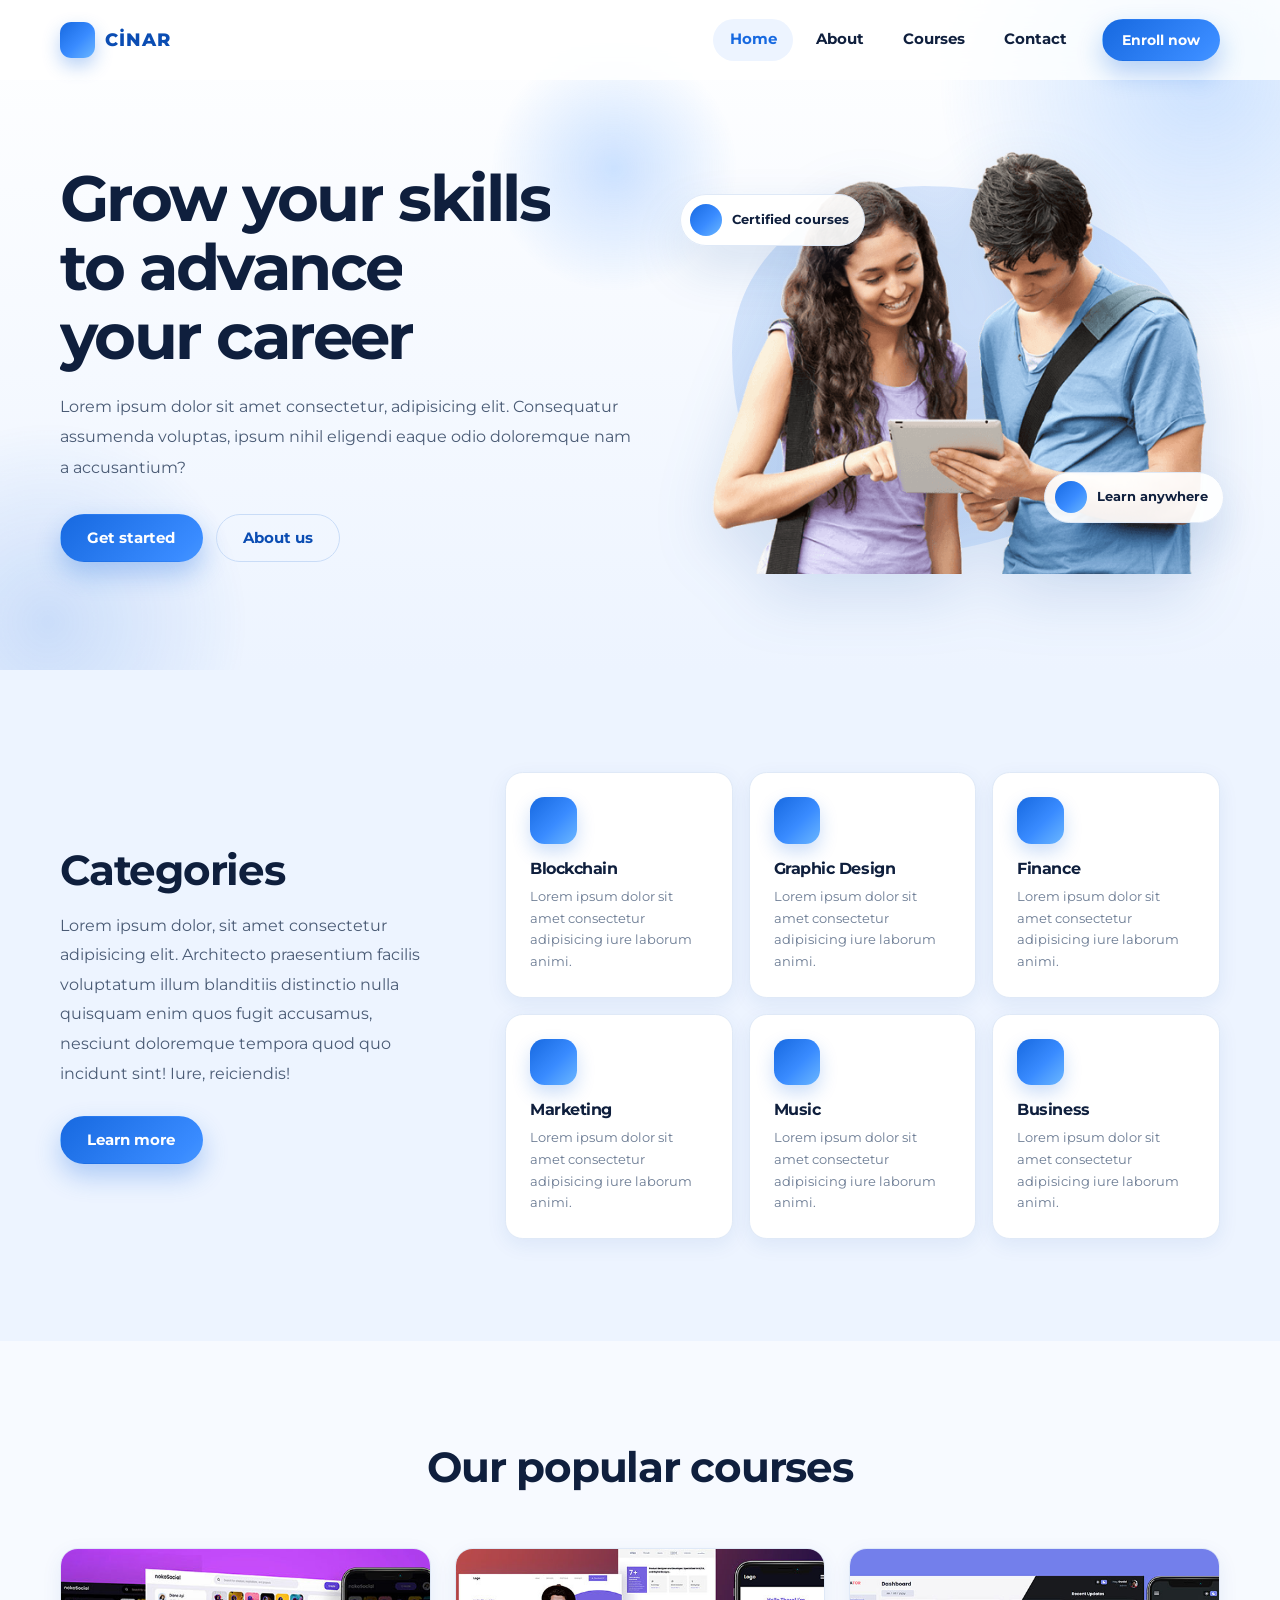
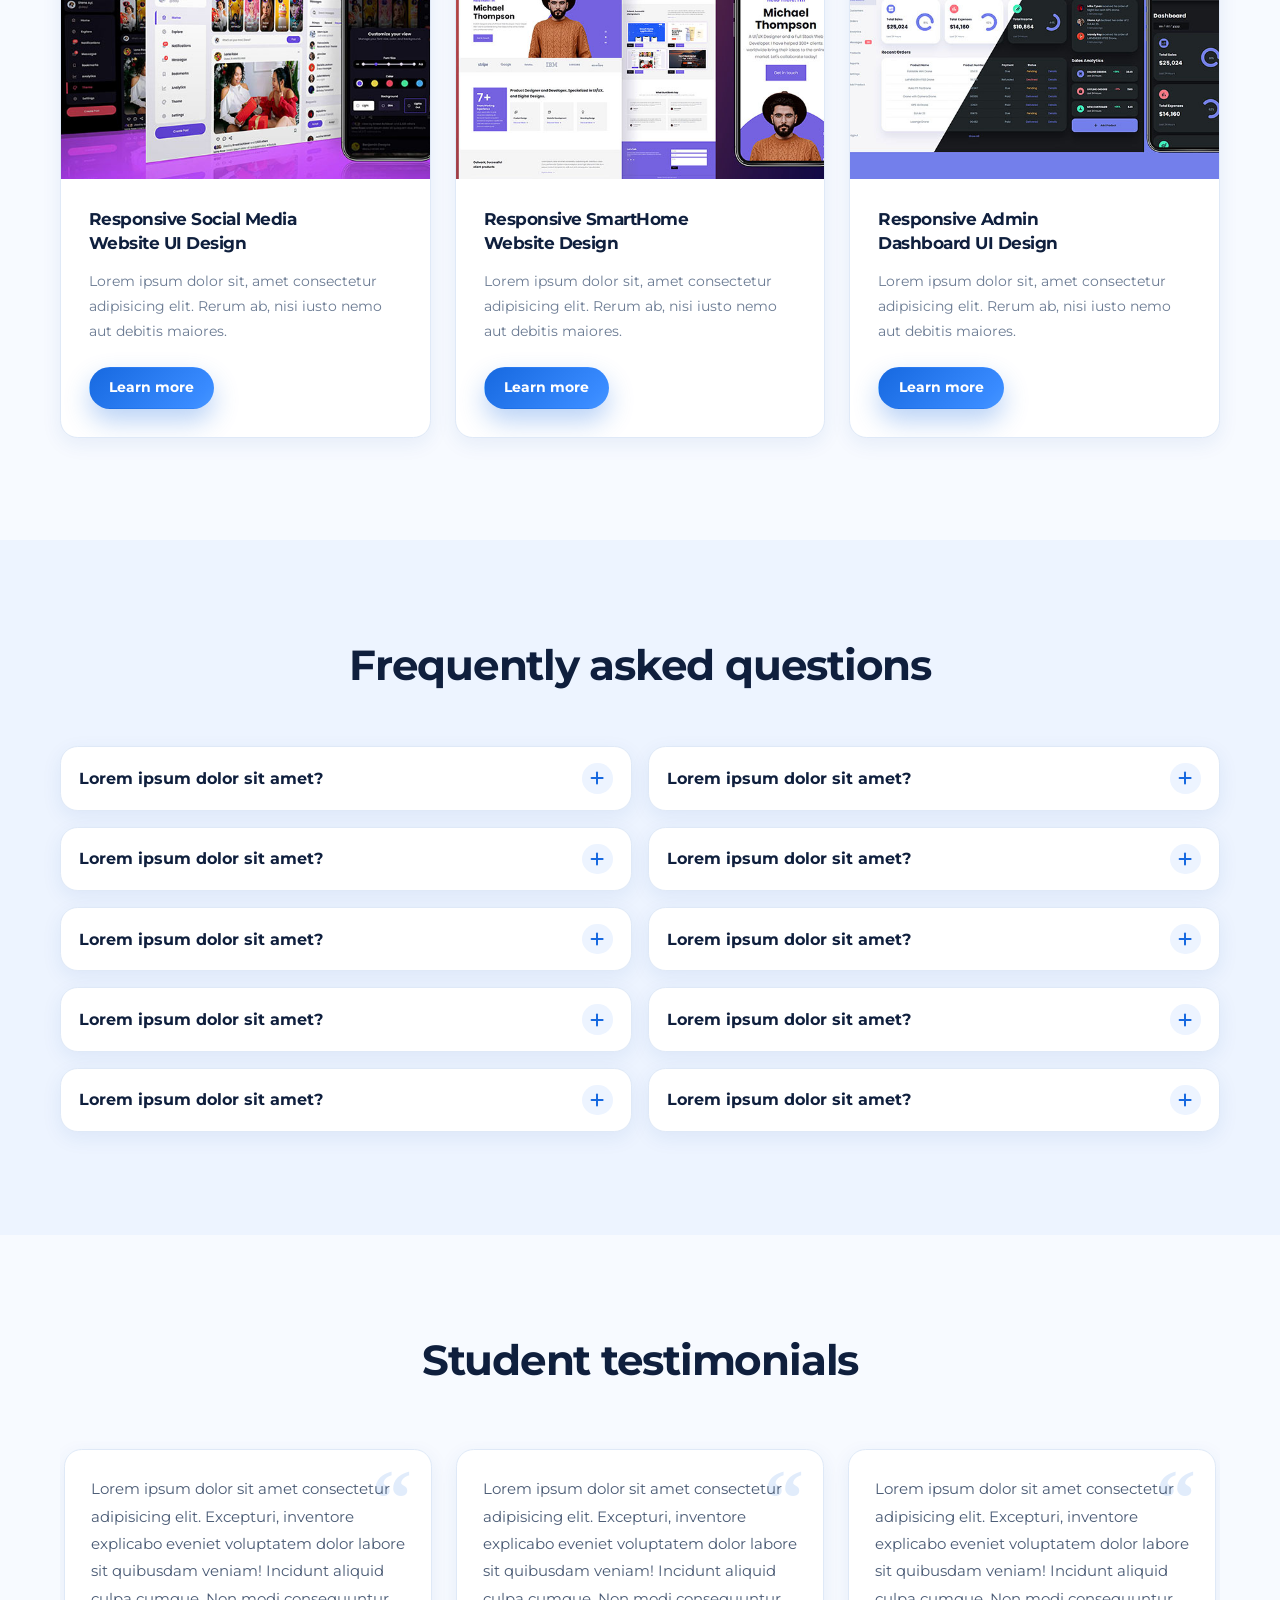
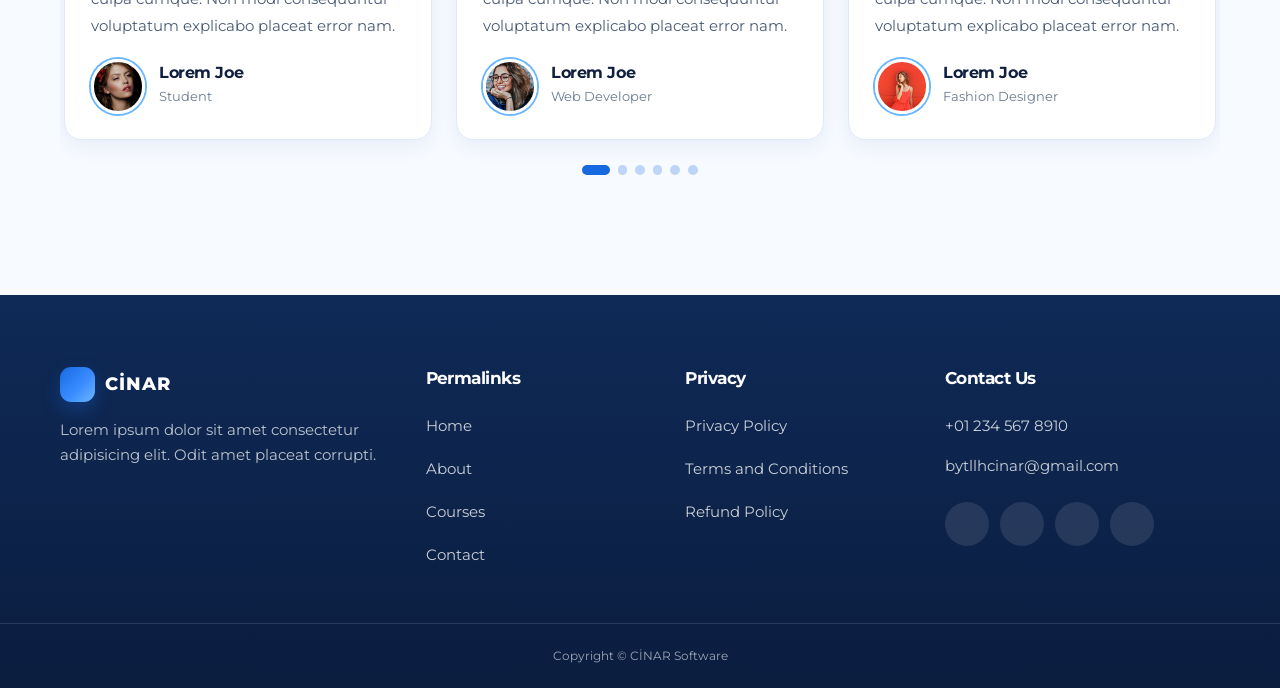
<file: index.html>
<!DOCTYPE html>
<html lang="en" class="no-js">
<head>
    <meta charset="UTF-8">
    <meta name="viewport" content="width=device-width, initial-scale=1">
    <meta name="theme-color" content="#ffffff">
    <meta name="color-scheme" content="light">
    <title>CİNAR | Grow your skills, advance your career</title>
    <meta name="description" content="CİNAR offers online courses in design, finance, marketing, blockchain and more.">
    <link rel="icon" href="data:image/svg+xml,%3Csvg xmlns='http://www.w3.org/2000/svg' viewBox='0 0 64 64'%3E%3Cdefs%3E%3ClinearGradient id='g' x1='0' y1='0' x2='1' y2='1'%3E%3Cstop offset='0' stop-color='%231769e0'/%3E%3Cstop offset='1' stop-color='%236bb7ff'/%3E%3C/linearGradient%3E%3C/defs%3E%3Crect width='64' height='64' rx='16' fill='url(%23g)'/%3E%3Ctext x='32' y='44' font-family='Arial' font-weight='700' font-size='36' text-anchor='middle' fill='white'%3EC%3C/text%3E%3C/svg%3E">

    <script>
        document.documentElement.className = 'js';
        /* if main.js never runs, show all content instead of leaving reveals hidden */
        setTimeout(function () {
            if (!document.documentElement.classList.contains('ready')) document.documentElement.classList.add('reveal-off');
        }, 3000);
    </script>

    <!-- Unicons -->
    <link rel="stylesheet" href="https://unicons.iconscout.com/release/v2.1.6/css/unicons.css">

    <!-- Google Fonts (Montserrat) -->
    <link rel="preconnect" href="https://fonts.googleapis.com">
    <link rel="preconnect" href="https://fonts.gstatic.com" crossorigin>
    <link href="https://fonts.googleapis.com/css2?family=Montserrat:wght@400;500;600;700;800&display=swap" rel="stylesheet">
    <!-- Swiper (testimonials) -->
    <link rel="stylesheet" href="https://unpkg.com/swiper@8/swiper-bundle.min.css">
    <link rel="preload" as="image" href="./images/cta-banner.png">

    <link rel="stylesheet" href="./style.css">
</head>
<body>
    <a class="skip-link" href="#main">Skip to content</a>

    <nav class="nav" aria-label="Main">
        <div class="container nav__container">
            <a class="brand" href="index.html" aria-label="CİNAR home">
                <span class="brand__mark" aria-hidden="true"><i class="uil uil-graduation-cap"></i></span>
                <span>CİNAR</span>
            </a>
            <ul class="nav__menu" id="nav-menu">
                <li><a href="index.html" aria-current="page">Home</a></li>
                <li><a href="about.html">About</a></li>
                <li><a href="courses.html">Courses</a></li>
                <li><a href="contact.html">Contact</a></li>
                <li class="nav__cta"><a class="btn btn-primary btn-sm" href="contact.html">Enroll now</a></li>
            </ul>
            <button class="nav__toggle" type="button" aria-label="Open navigation menu" aria-expanded="false" aria-controls="nav-menu">
                <span></span><span></span><span></span>
            </button>
        </div>
    </nav>
    <div class="nav__backdrop" aria-hidden="true"></div>

    <main id="main">

        <!-- ============ HERO ============ -->
        <header class="hero">
            <div class="hero__bg" aria-hidden="true"><i></i><i></i><i></i></div>
            <div class="container hero__grid">
                <div class="hero__copy">
                    <h1><span class="w"><span style="--i:0">Grow</span></span> <span class="w"><span style="--i:1">your</span></span> <span class="w"><span style="--i:2">skills</span></span> <span class="w"><span style="--i:3">to</span></span> <span class="w"><span style="--i:4">advance</span></span> <span class="w"><span style="--i:5">your</span></span> <span class="w"><span style="--i:6">career</span></span></h1>
                    <p>
                        Lorem ipsum dolor sit amet consectetur, adipisicing elit.
                        Consequatur assumenda voluptas, ipsum nihil eligendi eaque
                        odio doloremque nam a accusantium?
                    </p>
                    <div class="hero__actions">
                        <a href="courses.html" class="btn btn-primary">Get started</a>
                        <a href="about.html" class="btn btn-ghost">About us</a>
                    </div>
                </div>

                <div class="hero__visual">
                    <div class="hero__blob" aria-hidden="true"></div>
                    <img class="hero__img" src="./images/cta-banner.png" alt="" width="530" height="425" fetchpriority="high" decoding="async">
                    <div class="chip chip--a" aria-hidden="true"><i class="uil uil-award"></i>Certified courses</div>
                    <div class="chip chip--b" aria-hidden="true"><i class="uil uil-mobile-android"></i>Learn anywhere</div>
                </div>
            </div>
        </header>

        <!-- ============ CATEGORIES ============ -->
        <section class="section categories">
            <div class="container categories__container">
                <div class="categories__left" data-reveal="left" style="--d:0ms">
                    <h2>Categories</h2>
                    <p>
                        Lorem ipsum dolor, sit amet consectetur adipisicing elit.
                        Architecto praesentium facilis voluptatum illum blanditiis
                        distinctio nulla quisquam enim quos fugit accusamus, nesciunt
                        doloremque tempora quod quo incidunt sint! Iure, reiciendis!
                    </p>
                    <a href="courses.html" class="btn btn-primary">Learn more</a>
                </div>

                <div class="categories__right">
                <article class="category card" data-reveal style="--d:0ms">
                    <span class="category__icon"><i class="uil uil-bitcoin-circle"></i></span>
                    <h5>Blockchain</h5>
                    <p>Lorem ipsum dolor sit amet consectetur adipisicing iure laborum animi.</p>
                </article>
                <article class="category card" data-reveal style="--d:90ms">
                    <span class="category__icon"><i class="uil uil-palette"></i></span>
                    <h5>Graphic Design</h5>
                    <p>Lorem ipsum dolor sit amet consectetur adipisicing iure laborum animi.</p>
                </article>
                <article class="category card" data-reveal style="--d:180ms">
                    <span class="category__icon"><i class="uil uil-usd-circle"></i></span>
                    <h5>Finance</h5>
                    <p>Lorem ipsum dolor sit amet consectetur adipisicing iure laborum animi.</p>
                </article>
                <article class="category card" data-reveal style="--d:0ms">
                    <span class="category__icon"><i class="uil uil-megaphone"></i></span>
                    <h5>Marketing</h5>
                    <p>Lorem ipsum dolor sit amet consectetur adipisicing iure laborum animi.</p>
                </article>
                <article class="category card" data-reveal style="--d:90ms">
                    <span class="category__icon"><i class="uil uil-music"></i></span>
                    <h5>Music</h5>
                    <p>Lorem ipsum dolor sit amet consectetur adipisicing iure laborum animi.</p>
                </article>
                <article class="category card" data-reveal style="--d:180ms">
                    <span class="category__icon"><i class="uil uil-puzzle-piece"></i></span>
                    <h5>Business</h5>
                    <p>Lorem ipsum dolor sit amet consectetur adipisicing iure laborum animi.</p>
                </article>
                </div>
            </div>
        </section>

        <!-- ============ POPULAR COURSES ============ -->
        <section class="section courses">
            <div class="container">
                <div class="section-head" data-reveal style="--d:0ms"><h2>Our popular courses</h2></div>
                <div class="courses__container">
                <article class="course card" data-reveal style="--d:0ms">
                    <div class="course__image">
                        <img src="./images/course1.jpg" alt="" loading="lazy" decoding="async">
                    </div>
                    <div class="course__info">
                        <h4>Responsive Social Media Website UI Design</h4>
                        <p>Lorem ipsum dolor sit, amet consectetur adipisicing elit. Rerum ab, nisi iusto nemo aut debitis maiores.</p>
                        <a href="courses.html" class="btn btn-primary btn-sm">Learn more</a>
                    </div>
                </article>
                <article class="course card" data-reveal style="--d:90ms">
                    <div class="course__image">
                        <img src="./images/course2.jpg" alt="" loading="lazy" decoding="async">
                    </div>
                    <div class="course__info">
                        <h4>Responsive SmartHome Website Design</h4>
                        <p>Lorem ipsum dolor sit, amet consectetur adipisicing elit. Rerum ab, nisi iusto nemo aut debitis maiores.</p>
                        <a href="courses.html" class="btn btn-primary btn-sm">Learn more</a>
                    </div>
                </article>
                <article class="course card" data-reveal style="--d:180ms">
                    <div class="course__image">
                        <img src="./images/course3.jpg" alt="" loading="lazy" decoding="async">
                    </div>
                    <div class="course__info">
                        <h4>Responsive Admin Dashboard UI Design</h4>
                        <p>Lorem ipsum dolor sit, amet consectetur adipisicing elit. Rerum ab, nisi iusto nemo aut debitis maiores.</p>
                        <a href="courses.html" class="btn btn-primary btn-sm">Learn more</a>
                    </div>
                </article>
                </div>
            </div>
        </section>

        <!-- ============ FAQ ============ -->
        <section class="section faqs">
            <div class="container">
                <div class="section-head" data-reveal style="--d:0ms"><h2>Frequently asked questions</h2></div>
                <div class="faqs__container">
            <article class="faq card" data-reveal style="--d:0ms">
                <h3 class="faq__heading">
                    <button class="faq__q" type="button" id="faq-q-1" aria-expanded="false" aria-controls="faq-a-1">
                        <span>Lorem ipsum dolor sit amet?</span>
                        <span class="faq__icon" aria-hidden="true"></span>
                    </button>
                </h3>
                <div class="faq__a" id="faq-a-1" role="region" aria-labelledby="faq-q-1">
                    <div><p>Lorem ipsum dolor sit amet consectetur adipisicing elit. Dolor velit ut placeat fugit molestias quo repellendus quod, ab aliquam consequatur, harum dignissimos doloremque odit illo nesciunt beatae nemo quidem est.</p></div>
                </div>
            </article>
            <article class="faq card" data-reveal style="--d:90ms">
                <h3 class="faq__heading">
                    <button class="faq__q" type="button" id="faq-q-2" aria-expanded="false" aria-controls="faq-a-2">
                        <span>Lorem ipsum dolor sit amet?</span>
                        <span class="faq__icon" aria-hidden="true"></span>
                    </button>
                </h3>
                <div class="faq__a" id="faq-a-2" role="region" aria-labelledby="faq-q-2">
                    <div><p>Lorem ipsum dolor sit amet consectetur adipisicing elit. Dolor velit ut placeat fugit molestias quo repellendus quod, ab aliquam consequatur, harum dignissimos doloremque odit illo nesciunt beatae nemo quidem est.</p></div>
                </div>
            </article>
            <article class="faq card" data-reveal style="--d:180ms">
                <h3 class="faq__heading">
                    <button class="faq__q" type="button" id="faq-q-3" aria-expanded="false" aria-controls="faq-a-3">
                        <span>Lorem ipsum dolor sit amet?</span>
                        <span class="faq__icon" aria-hidden="true"></span>
                    </button>
                </h3>
                <div class="faq__a" id="faq-a-3" role="region" aria-labelledby="faq-q-3">
                    <div><p>Lorem ipsum dolor sit amet consectetur adipisicing elit. Dolor velit ut placeat fugit molestias quo repellendus quod, ab aliquam consequatur, harum dignissimos doloremque odit illo nesciunt beatae nemo quidem est.</p></div>
                </div>
            </article>
            <article class="faq card" data-reveal style="--d:0ms">
                <h3 class="faq__heading">
                    <button class="faq__q" type="button" id="faq-q-4" aria-expanded="false" aria-controls="faq-a-4">
                        <span>Lorem ipsum dolor sit amet?</span>
                        <span class="faq__icon" aria-hidden="true"></span>
                    </button>
                </h3>
                <div class="faq__a" id="faq-a-4" role="region" aria-labelledby="faq-q-4">
                    <div><p>Lorem ipsum dolor sit amet consectetur adipisicing elit. Dolor velit ut placeat fugit molestias quo repellendus quod, ab aliquam consequatur, harum dignissimos doloremque odit illo nesciunt beatae nemo quidem est.</p></div>
                </div>
            </article>
            <article class="faq card" data-reveal style="--d:90ms">
                <h3 class="faq__heading">
                    <button class="faq__q" type="button" id="faq-q-5" aria-expanded="false" aria-controls="faq-a-5">
                        <span>Lorem ipsum dolor sit amet?</span>
                        <span class="faq__icon" aria-hidden="true"></span>
                    </button>
                </h3>
                <div class="faq__a" id="faq-a-5" role="region" aria-labelledby="faq-q-5">
                    <div><p>Lorem ipsum dolor sit amet consectetur adipisicing elit. Dolor velit ut placeat fugit molestias quo repellendus quod, ab aliquam consequatur, harum dignissimos doloremque odit illo nesciunt beatae nemo quidem est.</p></div>
                </div>
            </article>
            <article class="faq card" data-reveal style="--d:180ms">
                <h3 class="faq__heading">
                    <button class="faq__q" type="button" id="faq-q-6" aria-expanded="false" aria-controls="faq-a-6">
                        <span>Lorem ipsum dolor sit amet?</span>
                        <span class="faq__icon" aria-hidden="true"></span>
                    </button>
                </h3>
                <div class="faq__a" id="faq-a-6" role="region" aria-labelledby="faq-q-6">
                    <div><p>Lorem ipsum dolor sit amet consectetur adipisicing elit. Dolor velit ut placeat fugit molestias quo repellendus quod, ab aliquam consequatur, harum dignissimos doloremque odit illo nesciunt beatae nemo quidem est.</p></div>
                </div>
            </article>
            <article class="faq card" data-reveal style="--d:0ms">
                <h3 class="faq__heading">
                    <button class="faq__q" type="button" id="faq-q-7" aria-expanded="false" aria-controls="faq-a-7">
                        <span>Lorem ipsum dolor sit amet?</span>
                        <span class="faq__icon" aria-hidden="true"></span>
                    </button>
                </h3>
                <div class="faq__a" id="faq-a-7" role="region" aria-labelledby="faq-q-7">
                    <div><p>Lorem ipsum dolor sit amet consectetur adipisicing elit. Dolor velit ut placeat fugit molestias quo repellendus quod, ab aliquam consequatur, harum dignissimos doloremque odit illo nesciunt beatae nemo quidem est.</p></div>
                </div>
            </article>
            <article class="faq card" data-reveal style="--d:90ms">
                <h3 class="faq__heading">
                    <button class="faq__q" type="button" id="faq-q-8" aria-expanded="false" aria-controls="faq-a-8">
                        <span>Lorem ipsum dolor sit amet?</span>
                        <span class="faq__icon" aria-hidden="true"></span>
                    </button>
                </h3>
                <div class="faq__a" id="faq-a-8" role="region" aria-labelledby="faq-q-8">
                    <div><p>Lorem ipsum dolor sit amet consectetur adipisicing elit. Dolor velit ut placeat fugit molestias quo repellendus quod, ab aliquam consequatur, harum dignissimos doloremque odit illo nesciunt beatae nemo quidem est.</p></div>
                </div>
            </article>
            <article class="faq card" data-reveal style="--d:180ms">
                <h3 class="faq__heading">
                    <button class="faq__q" type="button" id="faq-q-9" aria-expanded="false" aria-controls="faq-a-9">
                        <span>Lorem ipsum dolor sit amet?</span>
                        <span class="faq__icon" aria-hidden="true"></span>
                    </button>
                </h3>
                <div class="faq__a" id="faq-a-9" role="region" aria-labelledby="faq-q-9">
                    <div><p>Lorem ipsum dolor sit amet consectetur adipisicing elit. Dolor velit ut placeat fugit molestias quo repellendus quod, ab aliquam consequatur, harum dignissimos doloremque odit illo nesciunt beatae nemo quidem est.</p></div>
                </div>
            </article>
            <article class="faq card" data-reveal style="--d:0ms">
                <h3 class="faq__heading">
                    <button class="faq__q" type="button" id="faq-q-10" aria-expanded="false" aria-controls="faq-a-10">
                        <span>Lorem ipsum dolor sit amet?</span>
                        <span class="faq__icon" aria-hidden="true"></span>
                    </button>
                </h3>
                <div class="faq__a" id="faq-a-10" role="region" aria-labelledby="faq-q-10">
                    <div><p>Lorem ipsum dolor sit amet consectetur adipisicing elit. Dolor velit ut placeat fugit molestias quo repellendus quod, ab aliquam consequatur, harum dignissimos doloremque odit illo nesciunt beatae nemo quidem est.</p></div>
                </div>
            </article>
                </div>
            </div>
        </section>

        <!-- ============ TESTIMONIALS ============ -->
        <section class="section testimonials">
            <div class="container">
                <div class="section-head" data-reveal style="--d:0ms"><h2>Student testimonials</h2></div>
                <div class="swiper mySwiper">
                    <div class="swiper-wrapper">
                    <article class="testimonial card swiper-slide">
                        <p class="testimonial__body">Lorem ipsum dolor sit amet consectetur adipisicing elit. Excepturi, inventore explicabo eveniet voluptatem dolor labore sit quibusdam veniam! Incidunt aliquid culpa cumque. Non modi consequuntur voluptatum explicabo placeat error nam.</p>
                        <div class="testimonial__who">
                            <div class="avatar"><img src="./images/avatar7.jpg" alt="" loading="lazy" decoding="async"></div>
                            <div>
                                <h5>Lorem Joe</h5>
                                <small>Student</small>
                            </div>
                        </div>
                    </article>
                    <article class="testimonial card swiper-slide">
                        <p class="testimonial__body">Lorem ipsum dolor sit amet consectetur adipisicing elit. Excepturi, inventore explicabo eveniet voluptatem dolor labore sit quibusdam veniam! Incidunt aliquid culpa cumque. Non modi consequuntur voluptatum explicabo placeat error nam.</p>
                        <div class="testimonial__who">
                            <div class="avatar"><img src="./images/avatar5.jpg" alt="" loading="lazy" decoding="async"></div>
                            <div>
                                <h5>Lorem Joe</h5>
                                <small>Web Developer</small>
                            </div>
                        </div>
                    </article>
                    <article class="testimonial card swiper-slide">
                        <p class="testimonial__body">Lorem ipsum dolor sit amet consectetur adipisicing elit. Excepturi, inventore explicabo eveniet voluptatem dolor labore sit quibusdam veniam! Incidunt aliquid culpa cumque. Non modi consequuntur voluptatum explicabo placeat error nam.</p>
                        <div class="testimonial__who">
                            <div class="avatar"><img src="./images/avatar6.jpg" alt="" loading="lazy" decoding="async"></div>
                            <div>
                                <h5>Lorem Joe</h5>
                                <small>Fashion Designer</small>
                            </div>
                        </div>
                    </article>
                    <article class="testimonial card swiper-slide">
                        <p class="testimonial__body">Lorem ipsum dolor sit amet consectetur adipisicing elit. Excepturi, inventore explicabo eveniet voluptatem dolor labore sit quibusdam veniam! Incidunt aliquid culpa cumque. Non modi consequuntur voluptatum explicabo placeat error nam.</p>
                        <div class="testimonial__who">
                            <div class="avatar"><img src="./images/avatar3.jpg" alt="" loading="lazy" decoding="async"></div>
                            <div>
                                <h5>Lorem Joe</h5>
                                <small>Student</small>
                            </div>
                        </div>
                    </article>
                    <article class="testimonial card swiper-slide">
                        <p class="testimonial__body">Lorem ipsum dolor sit amet consectetur adipisicing elit. Excepturi, inventore explicabo eveniet voluptatem dolor labore sit quibusdam veniam! Incidunt aliquid culpa cumque. Non modi consequuntur voluptatum explicabo placeat error nam.</p>
                        <div class="testimonial__who">
                            <div class="avatar"><img src="./images/avatar1.jpg" alt="" loading="lazy" decoding="async"></div>
                            <div>
                                <h5>Lorem Joe</h5>
                                <small>Student</small>
                            </div>
                        </div>
                    </article>
                    <article class="testimonial card swiper-slide">
                        <p class="testimonial__body">Lorem ipsum dolor sit amet consectetur adipisicing elit. Excepturi, inventore explicabo eveniet voluptatem dolor labore sit quibusdam veniam! Incidunt aliquid culpa cumque. Non modi consequuntur voluptatum explicabo placeat error nam.</p>
                        <div class="testimonial__who">
                            <div class="avatar"><img src="./images/avatar2.jpg" alt="" loading="lazy" decoding="async"></div>
                            <div>
                                <h5>Lorem Joe</h5>
                                <small>Student</small>
                            </div>
                        </div>
                    </article>
                    </div>
                    <div class="swiper-pagination"></div>
                </div>
            </div>
        </section>

    </main>

    <footer class="footer">
        <div class="container footer__container">
            <div class="footer__1">
                <a class="brand" href="index.html" aria-label="CİNAR home">
                    <span class="brand__mark" aria-hidden="true"><i class="uil uil-graduation-cap"></i></span>
                    <span>CİNAR</span>
                </a>
                <p>Lorem ipsum dolor sit amet consectetur adipisicing elit. Odit amet placeat corrupti.</p>
            </div>

            <div class="footer__2">
                <h4>Permalinks</h4>
                <ul>
                    <li><a href="index.html">Home</a></li>
                    <li><a href="about.html">About</a></li>
                    <li><a href="courses.html">Courses</a></li>
                    <li><a href="contact.html">Contact</a></li>
                </ul>
            </div>

            <div class="footer__3">
                <h4>Privacy</h4>
                <ul>
                    <li><a href="#">Privacy Policy</a></li>
                    <li><a href="#">Terms and Conditions</a></li>
                    <li><a href="#">Refund Policy</a></li>
                </ul>
            </div>

            <div class="footer__4">
                <h4>Contact Us</h4>
                <p><a href="tel:+012345678910">+01 234 567 8910</a></p>
                <p><a href="mailto:bytllhcinar@gmail.com">bytllhcinar@gmail.com</a></p>
                <ul class="footer__socials">
                    <li><a href="#" aria-label="Facebook"><i class="uil uil-facebook-f"></i></a></li>
                    <li><a href="#" aria-label="Instagram"><i class="uil uil-instagram-alt"></i></a></li>
                    <li><a href="#" aria-label="Twitter"><i class="uil uil-twitter"></i></a></li>
                    <li><a href="#" aria-label="LinkedIn"><i class="uil uil-linkedin-alt"></i></a></li>
                </ul>
            </div>
        </div>
        <div class="footer__copyright">
            <small>Copyright &copy; CİNAR Software</small>
        </div>
    </footer>

    <button class="to-top" type="button" aria-label="Back to top"><i class="uil uil-arrow-up"></i></button>
    <script src="https://unpkg.com/swiper@8/swiper-bundle.min.js" defer></script>
    <script src="./main.js" defer></script>
</body>
</html>
</file>
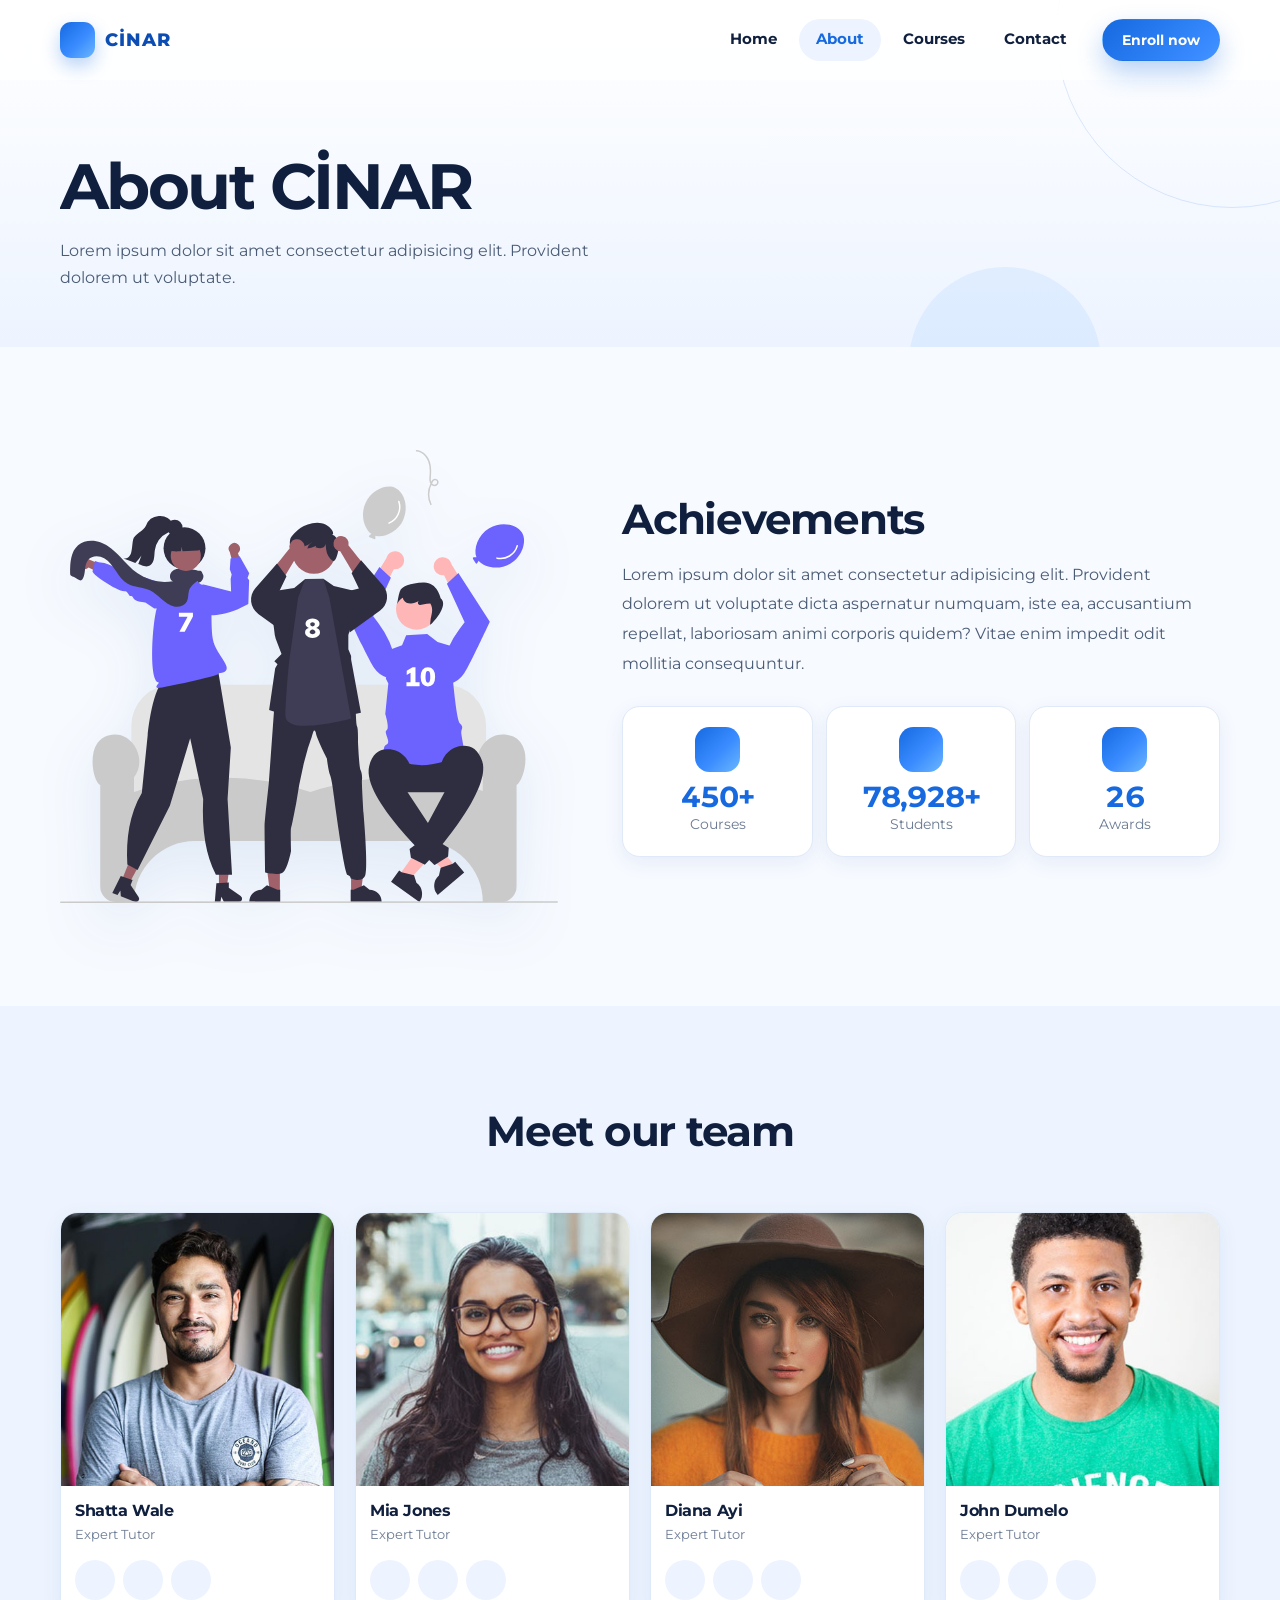
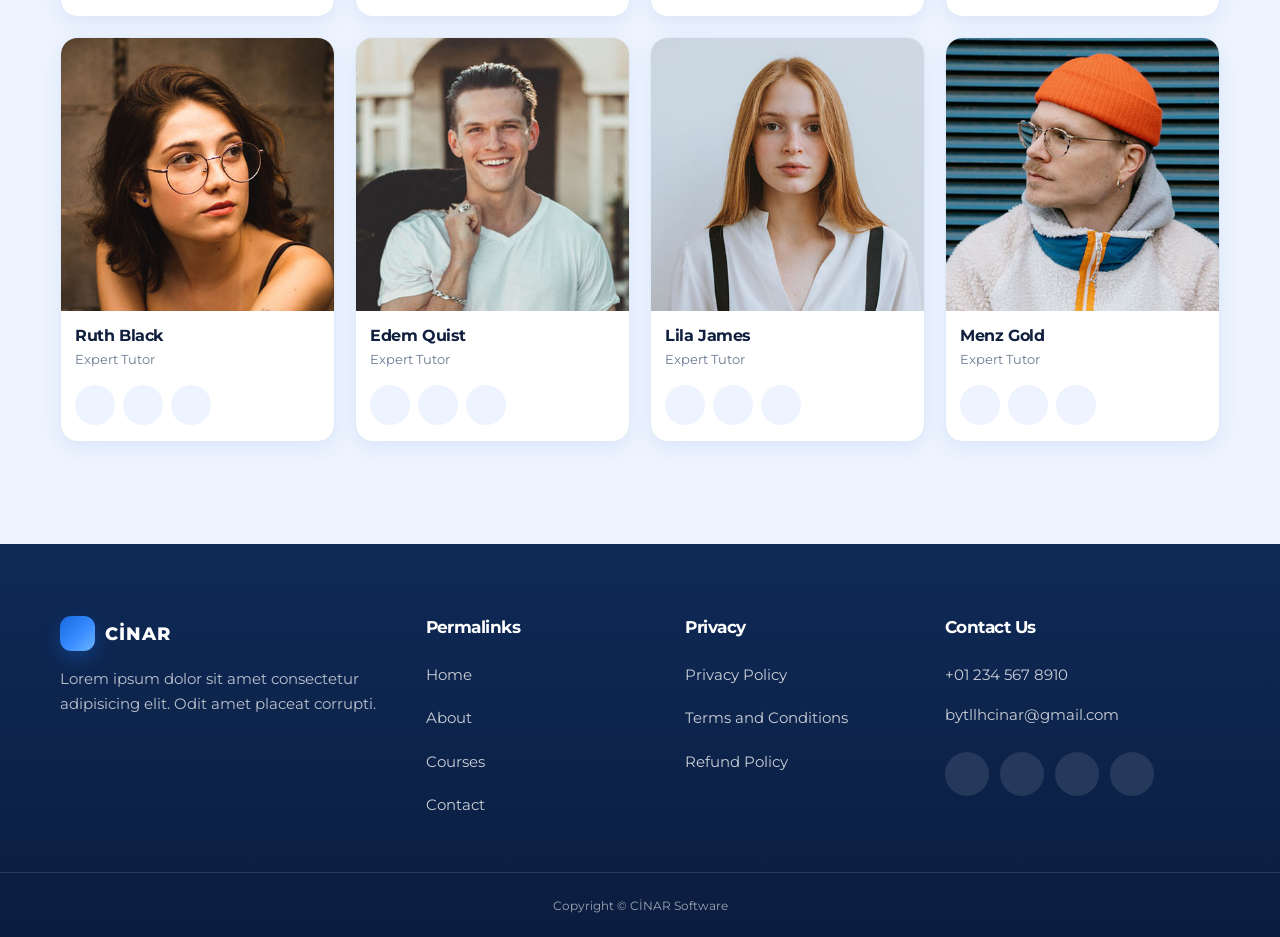
<file: about.html>
<!DOCTYPE html>
<html lang="en" class="no-js">
<head>
    <meta charset="UTF-8">
    <meta name="viewport" content="width=device-width, initial-scale=1">
    <meta name="theme-color" content="#ffffff">
    <meta name="color-scheme" content="light">
    <title>About | CİNAR</title>
    <meta name="description" content="Meet the CİNAR team and see what we have achieved so far.">
    <link rel="icon" href="data:image/svg+xml,%3Csvg xmlns='http://www.w3.org/2000/svg' viewBox='0 0 64 64'%3E%3Cdefs%3E%3ClinearGradient id='g' x1='0' y1='0' x2='1' y2='1'%3E%3Cstop offset='0' stop-color='%231769e0'/%3E%3Cstop offset='1' stop-color='%236bb7ff'/%3E%3C/linearGradient%3E%3C/defs%3E%3Crect width='64' height='64' rx='16' fill='url(%23g)'/%3E%3Ctext x='32' y='44' font-family='Arial' font-weight='700' font-size='36' text-anchor='middle' fill='white'%3EC%3C/text%3E%3C/svg%3E">

    <script>
        document.documentElement.className = 'js';
        /* if main.js never runs, show all content instead of leaving reveals hidden */
        setTimeout(function () {
            if (!document.documentElement.classList.contains('ready')) document.documentElement.classList.add('reveal-off');
        }, 3000);
    </script>

    <!-- Unicons -->
    <link rel="stylesheet" href="https://unicons.iconscout.com/release/v2.1.6/css/unicons.css">

    <!-- Google Fonts (Montserrat) -->
    <link rel="preconnect" href="https://fonts.googleapis.com">
    <link rel="preconnect" href="https://fonts.gstatic.com" crossorigin>
    <link href="https://fonts.googleapis.com/css2?family=Montserrat:wght@400;500;600;700;800&display=swap" rel="stylesheet">

    <link rel="stylesheet" href="./style.css">
</head>
<body>
    <a class="skip-link" href="#main">Skip to content</a>

    <nav class="nav" aria-label="Main">
        <div class="container nav__container">
            <a class="brand" href="index.html" aria-label="CİNAR home">
                <span class="brand__mark" aria-hidden="true"><i class="uil uil-graduation-cap"></i></span>
                <span>CİNAR</span>
            </a>
            <ul class="nav__menu" id="nav-menu">
                <li><a href="index.html">Home</a></li>
                <li><a href="about.html" aria-current="page">About</a></li>
                <li><a href="courses.html">Courses</a></li>
                <li><a href="contact.html">Contact</a></li>
                <li class="nav__cta"><a class="btn btn-primary btn-sm" href="contact.html">Enroll now</a></li>
            </ul>
            <button class="nav__toggle" type="button" aria-label="Open navigation menu" aria-expanded="false" aria-controls="nav-menu">
                <span></span><span></span><span></span>
            </button>
        </div>
    </nav>
    <div class="nav__backdrop" aria-hidden="true"></div>
<main id="main">
        <header class="page-hero">
            <div class="container">
                <h1><span class="w"><span style="--i:0">About</span></span> <span class="w"><span style="--i:1">CİNAR</span></span></h1>
                <p>Lorem ipsum dolor sit amet consectetur adipisicing elit. Provident dolorem ut voluptate.</p>
            </div>
        </header>

        <section class="section about__achievements">
            <div class="container about__achievements-container">
                <div class="about__achievements-left" data-reveal="left" style="--d:0ms">
                    <img src="./images/about%20achievements.svg" alt="" loading="lazy" decoding="async">
                </div>

                <div class="about__achievements-right" data-reveal="right" style="--d:0ms">
                    <h2>Achievements</h2>
                    <p>
                        Lorem ipsum dolor sit amet consectetur adipisicing elit.
                        Provident dolorem ut voluptate dicta aspernatur numquam,
                        iste ea, accusantium repellat, laboriosam animi corporis
                        quidem? Vitae enim impedit odit mollitia consequuntur.
                    </p>
                    <div class="achievements__cards">
                        <article class="achievement__card card" data-reveal style="--d:0ms">
                            <span class="achievement__icon"><i class="uil uil-video"></i></span>
                            <div>
                                <h3 data-count="450" data-suffix="+">450+</h3>
                                <p>Courses</p>
                            </div>
                        </article>
                        <article class="achievement__card card" data-reveal style="--d:90ms">
                            <span class="achievement__icon"><i class="uil uil-users-alt"></i></span>
                            <div>
                                <h3 data-count="79000" data-suffix="+">79,000+</h3>
                                <p>Students</p>
                            </div>
                        </article>
                        <article class="achievement__card card" data-reveal style="--d:180ms">
                            <span class="achievement__icon"><i class="uil uil-award"></i></span>
                            <div>
                                <h3 data-count="26" data-suffix="">26</h3>
                                <p>Awards</p>
                            </div>
                        </article>
                    </div>
                </div>
            </div>
        </section>

        <section class="section team">
            <div class="container">
                <div class="section-head" data-reveal style="--d:0ms"><h2>Meet our team</h2></div>
                <div class="team__container">
                <article class="team__member card" data-reveal style="--d:0ms">
                    <div class="team__member-image">
                        <img src="./images/tm1.jpg" alt="Portrait of Shatta Wale" loading="lazy" decoding="async">
                    </div>
                    <div class="team__member-info">
                        <h4>Shatta Wale</h4>
                        <p>Expert Tutor</p>
                    </div>
                    <div class="team__member-socials">
                        <a href="https://instagram.com" target="_blank" rel="noopener noreferrer" aria-label="Shatta Wale on Instagram"><i class="uil uil-instagram"></i></a>
                        <a href="https://twitter.com" target="_blank" rel="noopener noreferrer" aria-label="Shatta Wale on Twitter"><i class="uil uil-twitter-alt"></i></a>
                        <a href="https://linkedin.com" target="_blank" rel="noopener noreferrer" aria-label="Shatta Wale on LinkedIn"><i class="uil uil-linkedin-alt"></i></a>
                    </div>
                </article>
                <article class="team__member card" data-reveal style="--d:90ms">
                    <div class="team__member-image">
                        <img src="./images/tm2.jpg" alt="Portrait of Mia Jones" loading="lazy" decoding="async">
                    </div>
                    <div class="team__member-info">
                        <h4>Mia Jones</h4>
                        <p>Expert Tutor</p>
                    </div>
                    <div class="team__member-socials">
                        <a href="https://instagram.com" target="_blank" rel="noopener noreferrer" aria-label="Mia Jones on Instagram"><i class="uil uil-instagram"></i></a>
                        <a href="https://twitter.com" target="_blank" rel="noopener noreferrer" aria-label="Mia Jones on Twitter"><i class="uil uil-twitter-alt"></i></a>
                        <a href="https://linkedin.com" target="_blank" rel="noopener noreferrer" aria-label="Mia Jones on LinkedIn"><i class="uil uil-linkedin-alt"></i></a>
                    </div>
                </article>
                <article class="team__member card" data-reveal style="--d:180ms">
                    <div class="team__member-image">
                        <img src="./images/tm3.jpg" alt="Portrait of Diana Ayi" loading="lazy" decoding="async">
                    </div>
                    <div class="team__member-info">
                        <h4>Diana Ayi</h4>
                        <p>Expert Tutor</p>
                    </div>
                    <div class="team__member-socials">
                        <a href="https://instagram.com" target="_blank" rel="noopener noreferrer" aria-label="Diana Ayi on Instagram"><i class="uil uil-instagram"></i></a>
                        <a href="https://twitter.com" target="_blank" rel="noopener noreferrer" aria-label="Diana Ayi on Twitter"><i class="uil uil-twitter-alt"></i></a>
                        <a href="https://linkedin.com" target="_blank" rel="noopener noreferrer" aria-label="Diana Ayi on LinkedIn"><i class="uil uil-linkedin-alt"></i></a>
                    </div>
                </article>
                <article class="team__member card" data-reveal style="--d:0ms">
                    <div class="team__member-image">
                        <img src="./images/tm4.jpg" alt="Portrait of John Dumelo" loading="lazy" decoding="async">
                    </div>
                    <div class="team__member-info">
                        <h4>John Dumelo</h4>
                        <p>Expert Tutor</p>
                    </div>
                    <div class="team__member-socials">
                        <a href="https://instagram.com" target="_blank" rel="noopener noreferrer" aria-label="John Dumelo on Instagram"><i class="uil uil-instagram"></i></a>
                        <a href="https://twitter.com" target="_blank" rel="noopener noreferrer" aria-label="John Dumelo on Twitter"><i class="uil uil-twitter-alt"></i></a>
                        <a href="https://linkedin.com" target="_blank" rel="noopener noreferrer" aria-label="John Dumelo on LinkedIn"><i class="uil uil-linkedin-alt"></i></a>
                    </div>
                </article>
                <article class="team__member card" data-reveal style="--d:90ms">
                    <div class="team__member-image">
                        <img src="./images/tm5.jpg" alt="Portrait of Ruth Black" loading="lazy" decoding="async">
                    </div>
                    <div class="team__member-info">
                        <h4>Ruth Black</h4>
                        <p>Expert Tutor</p>
                    </div>
                    <div class="team__member-socials">
                        <a href="https://instagram.com" target="_blank" rel="noopener noreferrer" aria-label="Ruth Black on Instagram"><i class="uil uil-instagram"></i></a>
                        <a href="https://twitter.com" target="_blank" rel="noopener noreferrer" aria-label="Ruth Black on Twitter"><i class="uil uil-twitter-alt"></i></a>
                        <a href="https://linkedin.com" target="_blank" rel="noopener noreferrer" aria-label="Ruth Black on LinkedIn"><i class="uil uil-linkedin-alt"></i></a>
                    </div>
                </article>
                <article class="team__member card" data-reveal style="--d:180ms">
                    <div class="team__member-image">
                        <img src="./images/tm6.jpg" alt="Portrait of Edem Quist" loading="lazy" decoding="async">
                    </div>
                    <div class="team__member-info">
                        <h4>Edem Quist</h4>
                        <p>Expert Tutor</p>
                    </div>
                    <div class="team__member-socials">
                        <a href="https://instagram.com" target="_blank" rel="noopener noreferrer" aria-label="Edem Quist on Instagram"><i class="uil uil-instagram"></i></a>
                        <a href="https://twitter.com" target="_blank" rel="noopener noreferrer" aria-label="Edem Quist on Twitter"><i class="uil uil-twitter-alt"></i></a>
                        <a href="https://linkedin.com" target="_blank" rel="noopener noreferrer" aria-label="Edem Quist on LinkedIn"><i class="uil uil-linkedin-alt"></i></a>
                    </div>
                </article>
                <article class="team__member card" data-reveal style="--d:0ms">
                    <div class="team__member-image">
                        <img src="./images/tm7.jpg" alt="Portrait of Lila James" loading="lazy" decoding="async">
                    </div>
                    <div class="team__member-info">
                        <h4>Lila James</h4>
                        <p>Expert Tutor</p>
                    </div>
                    <div class="team__member-socials">
                        <a href="https://instagram.com" target="_blank" rel="noopener noreferrer" aria-label="Lila James on Instagram"><i class="uil uil-instagram"></i></a>
                        <a href="https://twitter.com" target="_blank" rel="noopener noreferrer" aria-label="Lila James on Twitter"><i class="uil uil-twitter-alt"></i></a>
                        <a href="https://linkedin.com" target="_blank" rel="noopener noreferrer" aria-label="Lila James on LinkedIn"><i class="uil uil-linkedin-alt"></i></a>
                    </div>
                </article>
                <article class="team__member card" data-reveal style="--d:90ms">
                    <div class="team__member-image">
                        <img src="./images/tm8.jpg" alt="Portrait of Menz Gold" loading="lazy" decoding="async">
                    </div>
                    <div class="team__member-info">
                        <h4>Menz Gold</h4>
                        <p>Expert Tutor</p>
                    </div>
                    <div class="team__member-socials">
                        <a href="https://instagram.com" target="_blank" rel="noopener noreferrer" aria-label="Menz Gold on Instagram"><i class="uil uil-instagram"></i></a>
                        <a href="https://twitter.com" target="_blank" rel="noopener noreferrer" aria-label="Menz Gold on Twitter"><i class="uil uil-twitter-alt"></i></a>
                        <a href="https://linkedin.com" target="_blank" rel="noopener noreferrer" aria-label="Menz Gold on LinkedIn"><i class="uil uil-linkedin-alt"></i></a>
                    </div>
                </article>
                </div>
            </div>
        </section>
    </main>

    <footer class="footer">
        <div class="container footer__container">
            <div class="footer__1">
                <a class="brand" href="index.html" aria-label="CİNAR home">
                    <span class="brand__mark" aria-hidden="true"><i class="uil uil-graduation-cap"></i></span>
                    <span>CİNAR</span>
                </a>
                <p>Lorem ipsum dolor sit amet consectetur adipisicing elit. Odit amet placeat corrupti.</p>
            </div>

            <div class="footer__2">
                <h4>Permalinks</h4>
                <ul>
                    <li><a href="index.html">Home</a></li>
                    <li><a href="about.html">About</a></li>
                    <li><a href="courses.html">Courses</a></li>
                    <li><a href="contact.html">Contact</a></li>
                </ul>
            </div>

            <div class="footer__3">
                <h4>Privacy</h4>
                <ul>
                    <li><a href="#">Privacy Policy</a></li>
                    <li><a href="#">Terms and Conditions</a></li>
                    <li><a href="#">Refund Policy</a></li>
                </ul>
            </div>

            <div class="footer__4">
                <h4>Contact Us</h4>
                <p><a href="tel:+012345678910">+01 234 567 8910</a></p>
                <p><a href="mailto:bytllhcinar@gmail.com">bytllhcinar@gmail.com</a></p>
                <ul class="footer__socials">
                    <li><a href="#" aria-label="Facebook"><i class="uil uil-facebook-f"></i></a></li>
                    <li><a href="#" aria-label="Instagram"><i class="uil uil-instagram-alt"></i></a></li>
                    <li><a href="#" aria-label="Twitter"><i class="uil uil-twitter"></i></a></li>
                    <li><a href="#" aria-label="LinkedIn"><i class="uil uil-linkedin-alt"></i></a></li>
                </ul>
            </div>
        </div>
        <div class="footer__copyright">
            <small>Copyright &copy; CİNAR Software</small>
        </div>
    </footer>

    <button class="to-top" type="button" aria-label="Back to top"><i class="uil uil-arrow-up"></i></button>
    <script src="./main.js" defer></script>
</body>
</html>
</file>
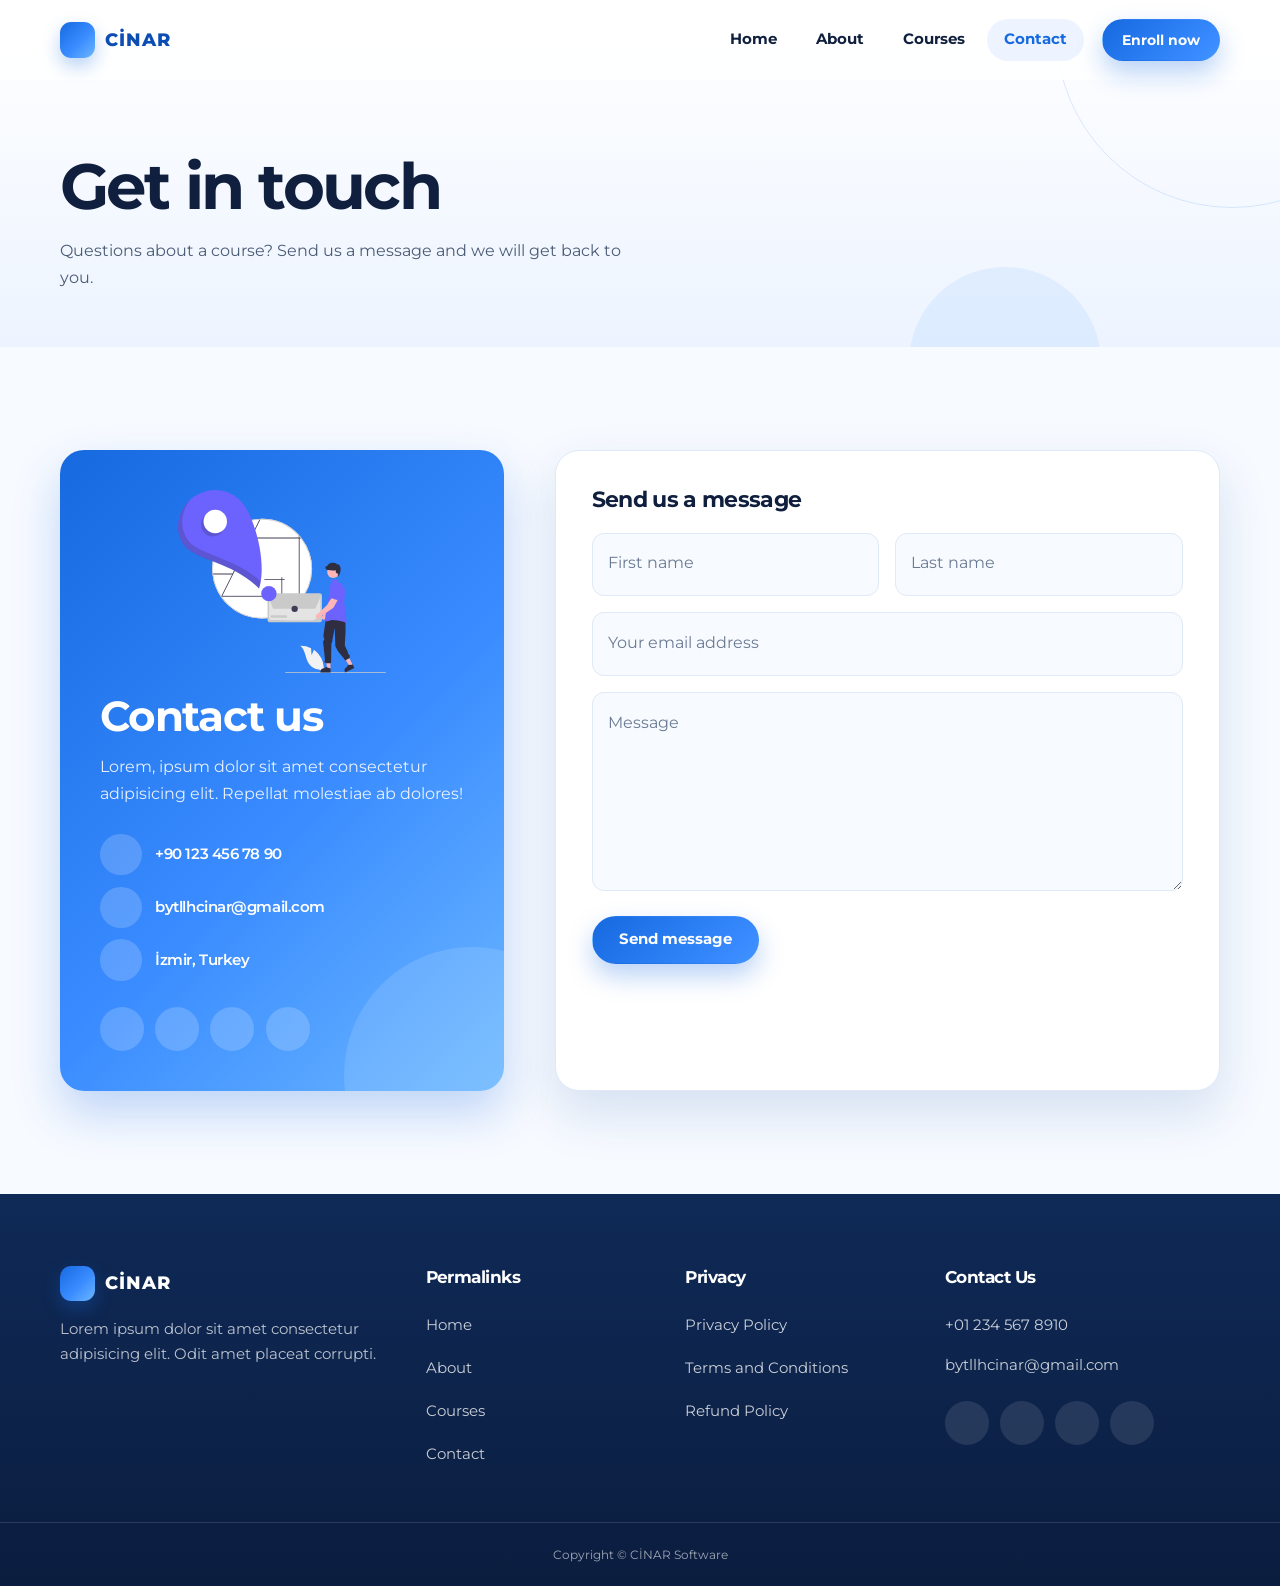
<file: contact.html>
<!DOCTYPE html>
<html lang="en" class="no-js">
<head>
    <meta charset="UTF-8">
    <meta name="viewport" content="width=device-width, initial-scale=1">
    <meta name="theme-color" content="#ffffff">
    <meta name="color-scheme" content="light">
    <title>Contact | CİNAR</title>
    <meta name="description" content="Get in touch with the CİNAR team.">
    <link rel="icon" href="data:image/svg+xml,%3Csvg xmlns='http://www.w3.org/2000/svg' viewBox='0 0 64 64'%3E%3Cdefs%3E%3ClinearGradient id='g' x1='0' y1='0' x2='1' y2='1'%3E%3Cstop offset='0' stop-color='%231769e0'/%3E%3Cstop offset='1' stop-color='%236bb7ff'/%3E%3C/linearGradient%3E%3C/defs%3E%3Crect width='64' height='64' rx='16' fill='url(%23g)'/%3E%3Ctext x='32' y='44' font-family='Arial' font-weight='700' font-size='36' text-anchor='middle' fill='white'%3EC%3C/text%3E%3C/svg%3E">

    <script>
        document.documentElement.className = 'js';
        /* if main.js never runs, show all content instead of leaving reveals hidden */
        setTimeout(function () {
            if (!document.documentElement.classList.contains('ready')) document.documentElement.classList.add('reveal-off');
        }, 3000);
    </script>

    <!-- Unicons -->
    <link rel="stylesheet" href="https://unicons.iconscout.com/release/v2.1.6/css/unicons.css">

    <!-- Google Fonts (Montserrat) -->
    <link rel="preconnect" href="https://fonts.googleapis.com">
    <link rel="preconnect" href="https://fonts.gstatic.com" crossorigin>
    <link href="https://fonts.googleapis.com/css2?family=Montserrat:wght@400;500;600;700;800&display=swap" rel="stylesheet">

    <link rel="stylesheet" href="./style.css">
</head>
<body>
    <a class="skip-link" href="#main">Skip to content</a>

    <nav class="nav" aria-label="Main">
        <div class="container nav__container">
            <a class="brand" href="index.html" aria-label="CİNAR home">
                <span class="brand__mark" aria-hidden="true"><i class="uil uil-graduation-cap"></i></span>
                <span>CİNAR</span>
            </a>
            <ul class="nav__menu" id="nav-menu">
                <li><a href="index.html">Home</a></li>
                <li><a href="about.html">About</a></li>
                <li><a href="courses.html">Courses</a></li>
                <li><a href="contact.html" aria-current="page">Contact</a></li>
                <li class="nav__cta"><a class="btn btn-primary btn-sm" href="contact.html">Enroll now</a></li>
            </ul>
            <button class="nav__toggle" type="button" aria-label="Open navigation menu" aria-expanded="false" aria-controls="nav-menu">
                <span></span><span></span><span></span>
            </button>
        </div>
    </nav>
    <div class="nav__backdrop" aria-hidden="true"></div>
<main id="main">
        <header class="page-hero">
            <div class="container">
                <h1><span class="w"><span style="--i:0">Get</span></span> <span class="w"><span style="--i:1">in</span></span> <span class="w"><span style="--i:2">touch</span></span></h1>
                <p>Questions about a course? Send us a message and we will get back to you.</p>
            </div>
        </header>

        <section class="section contact">
            <div class="container contact__container">
                <aside class="contact__aside" data-reveal="left" style="--d:0ms">
                    <div class="aside__image">
                        <img src="./images/contact.svg" alt="" loading="lazy" decoding="async">
                    </div>
                    <h2>Contact us</h2>
                    <p>Lorem, ipsum dolor sit amet consectetur adipisicing elit. Repellat molestiae ab dolores!</p>
                    <ul class="contact__details">
                        <li><a href="tel:+901234567890"><i class="uil uil-phone"></i><h5>+90 123 456 78 90</h5></a></li>
                        <li><a href="mailto:bytllhcinar@gmail.com"><i class="uil uil-envelope"></i><h5>bytllhcinar@gmail.com</h5></a></li>
                        <li><div><i class="uil uil-location-point"></i><h5>İzmir, Turkey</h5></div></li>
                    </ul>
                    <ul class="contact__socials">
                        <li><a href="#" aria-label="Facebook"><i class="uil uil-facebook-f"></i></a></li>
                        <li><a href="#" aria-label="Instagram"><i class="uil uil-instagram"></i></a></li>
                        <li><a href="#" aria-label="Twitter"><i class="uil uil-twitter"></i></a></li>
                        <li><a href="#" aria-label="LinkedIn"><i class="uil uil-linkedin-alt"></i></a></li>
                    </ul>
                </aside>

                <form action="https://formspree.io/f/myyodoga" method="POST" class="contact__form card" data-reveal="right" style="--d:90ms">
                    <h3>Send us a message</h3>
                    <div class="form__name">
                        <div class="field">
                            <input type="text" id="first-name" name="First Name" placeholder=" " autocomplete="given-name" required>
                            <label for="first-name">First name</label>
                        </div>
                        <div class="field">
                            <input type="text" id="last-name" name="Last Name" placeholder=" " autocomplete="family-name" required>
                            <label for="last-name">Last name</label>
                        </div>
                    </div>
                    <div class="field">
                        <input type="email" id="email" name="Email Address" placeholder=" " autocomplete="email" required>
                        <label for="email">Your email address</label>
                    </div>
                    <div class="field">
                        <textarea id="message" name="Message" rows="6" placeholder=" " required></textarea>
                        <label for="message">Message</label>
                    </div>
                    <button type="submit" class="btn btn-primary"><span class="btn__label">Send message</span></button>
                    <p class="form__status" role="status" aria-live="polite"></p>
                </form>
            </div>
        </section>
    </main>

    <footer class="footer">
        <div class="container footer__container">
            <div class="footer__1">
                <a class="brand" href="index.html" aria-label="CİNAR home">
                    <span class="brand__mark" aria-hidden="true"><i class="uil uil-graduation-cap"></i></span>
                    <span>CİNAR</span>
                </a>
                <p>Lorem ipsum dolor sit amet consectetur adipisicing elit. Odit amet placeat corrupti.</p>
            </div>

            <div class="footer__2">
                <h4>Permalinks</h4>
                <ul>
                    <li><a href="index.html">Home</a></li>
                    <li><a href="about.html">About</a></li>
                    <li><a href="courses.html">Courses</a></li>
                    <li><a href="contact.html">Contact</a></li>
                </ul>
            </div>

            <div class="footer__3">
                <h4>Privacy</h4>
                <ul>
                    <li><a href="#">Privacy Policy</a></li>
                    <li><a href="#">Terms and Conditions</a></li>
                    <li><a href="#">Refund Policy</a></li>
                </ul>
            </div>

            <div class="footer__4">
                <h4>Contact Us</h4>
                <p><a href="tel:+012345678910">+01 234 567 8910</a></p>
                <p><a href="mailto:bytllhcinar@gmail.com">bytllhcinar@gmail.com</a></p>
                <ul class="footer__socials">
                    <li><a href="#" aria-label="Facebook"><i class="uil uil-facebook-f"></i></a></li>
                    <li><a href="#" aria-label="Instagram"><i class="uil uil-instagram-alt"></i></a></li>
                    <li><a href="#" aria-label="Twitter"><i class="uil uil-twitter"></i></a></li>
                    <li><a href="#" aria-label="LinkedIn"><i class="uil uil-linkedin-alt"></i></a></li>
                </ul>
            </div>
        </div>
        <div class="footer__copyright">
            <small>Copyright &copy; CİNAR Software</small>
        </div>
    </footer>

    <button class="to-top" type="button" aria-label="Back to top"><i class="uil uil-arrow-up"></i></button>
    <script src="./main.js" defer></script>
</body>
</html>
</file>
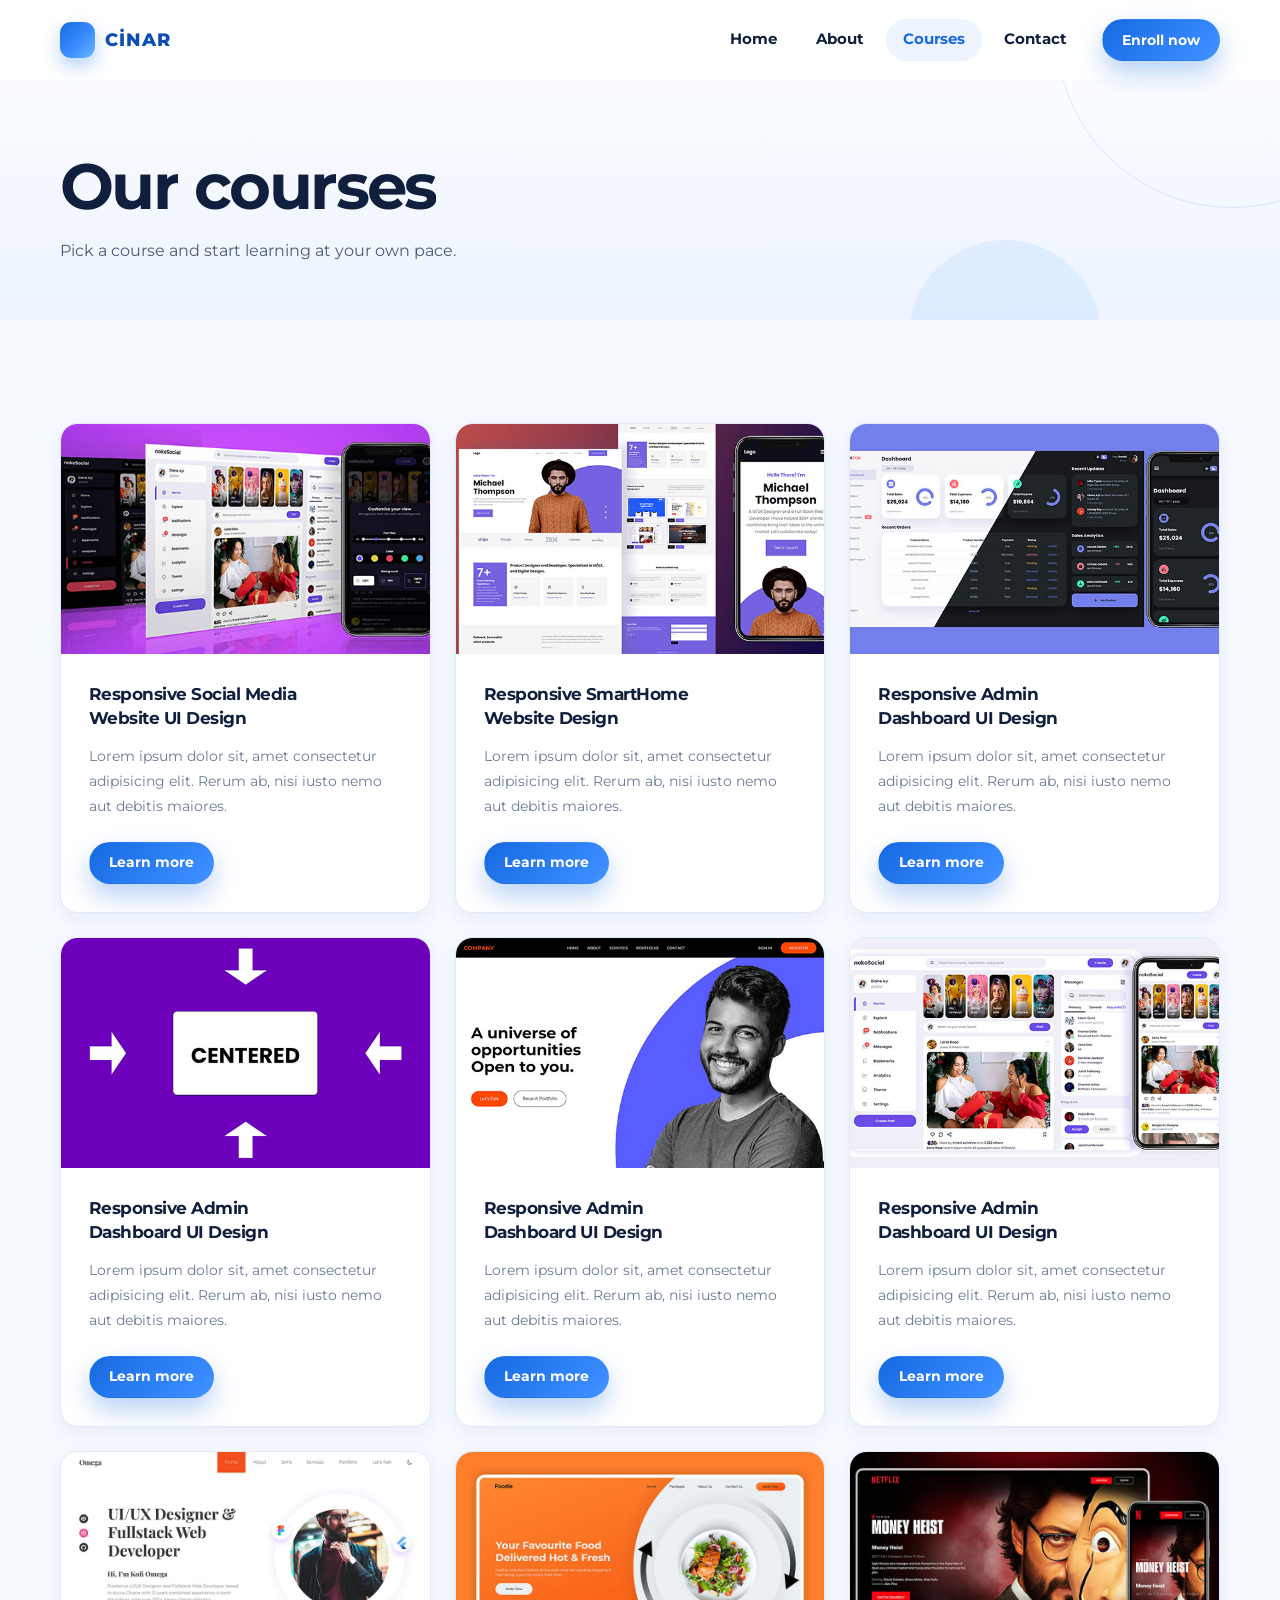
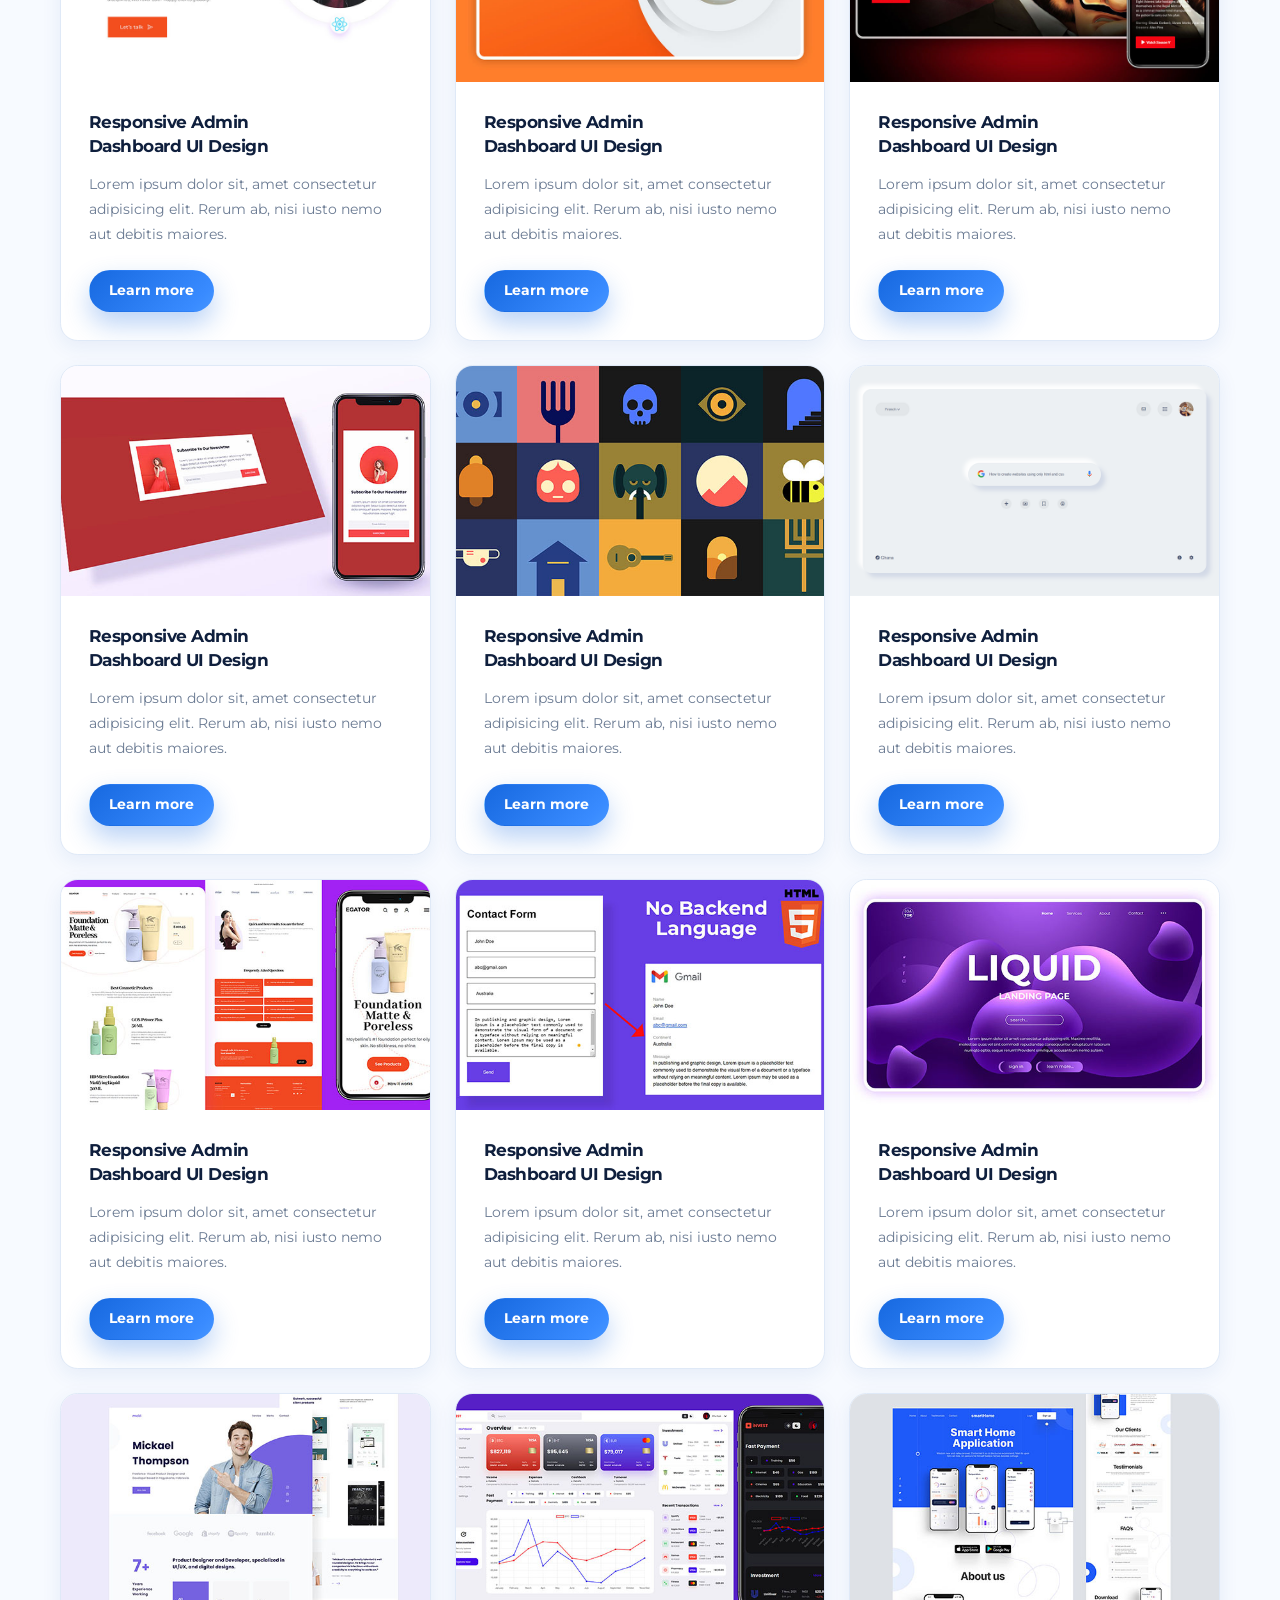
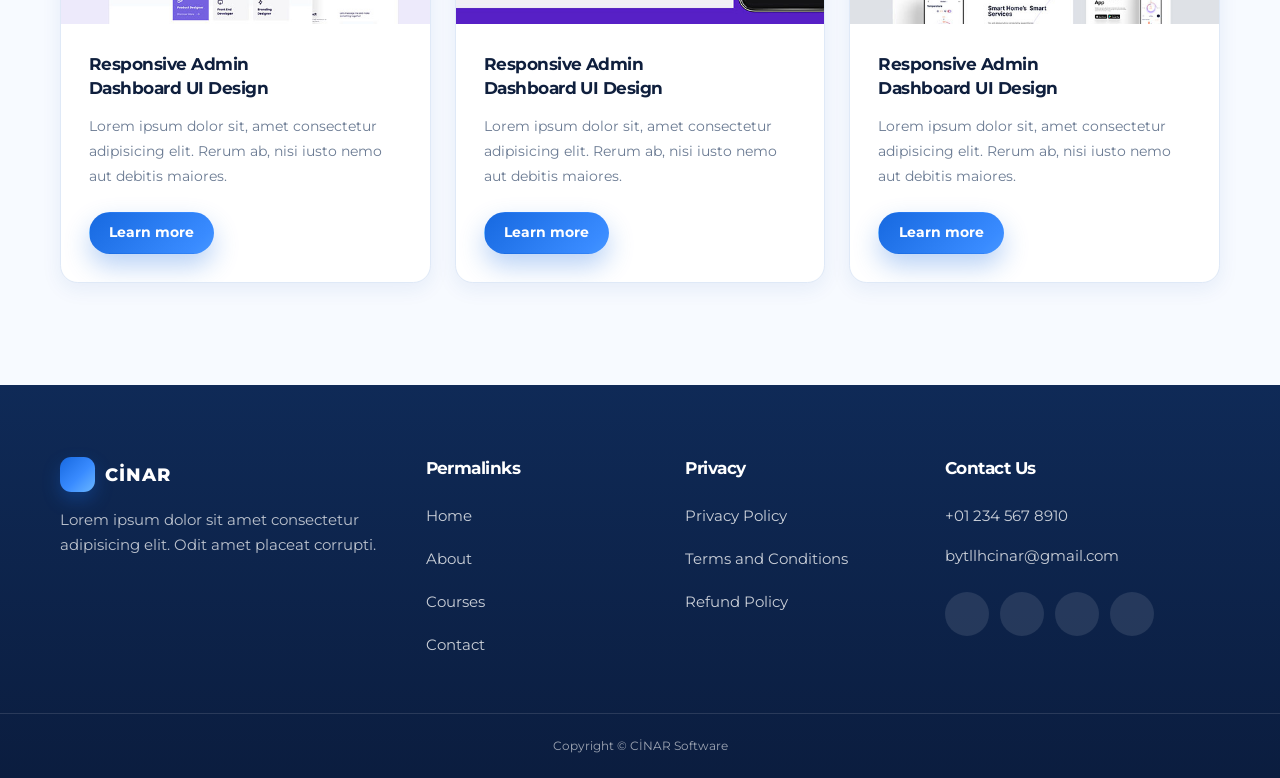
<file: courses.html>
<!DOCTYPE html>
<html lang="en" class="no-js">
<head>
    <meta charset="UTF-8">
    <meta name="viewport" content="width=device-width, initial-scale=1">
    <meta name="theme-color" content="#ffffff">
    <meta name="color-scheme" content="light">
    <title>Courses | CİNAR</title>
    <meta name="description" content="Browse all CİNAR courses.">
    <link rel="icon" href="data:image/svg+xml,%3Csvg xmlns='http://www.w3.org/2000/svg' viewBox='0 0 64 64'%3E%3Cdefs%3E%3ClinearGradient id='g' x1='0' y1='0' x2='1' y2='1'%3E%3Cstop offset='0' stop-color='%231769e0'/%3E%3Cstop offset='1' stop-color='%236bb7ff'/%3E%3C/linearGradient%3E%3C/defs%3E%3Crect width='64' height='64' rx='16' fill='url(%23g)'/%3E%3Ctext x='32' y='44' font-family='Arial' font-weight='700' font-size='36' text-anchor='middle' fill='white'%3EC%3C/text%3E%3C/svg%3E">

    <script>
        document.documentElement.className = 'js';
        /* if main.js never runs, show all content instead of leaving reveals hidden */
        setTimeout(function () {
            if (!document.documentElement.classList.contains('ready')) document.documentElement.classList.add('reveal-off');
        }, 3000);
    </script>

    <!-- Unicons -->
    <link rel="stylesheet" href="https://unicons.iconscout.com/release/v2.1.6/css/unicons.css">

    <!-- Google Fonts (Montserrat) -->
    <link rel="preconnect" href="https://fonts.googleapis.com">
    <link rel="preconnect" href="https://fonts.gstatic.com" crossorigin>
    <link href="https://fonts.googleapis.com/css2?family=Montserrat:wght@400;500;600;700;800&display=swap" rel="stylesheet">

    <link rel="stylesheet" href="./style.css">
</head>
<body>
    <a class="skip-link" href="#main">Skip to content</a>

    <nav class="nav" aria-label="Main">
        <div class="container nav__container">
            <a class="brand" href="index.html" aria-label="CİNAR home">
                <span class="brand__mark" aria-hidden="true"><i class="uil uil-graduation-cap"></i></span>
                <span>CİNAR</span>
            </a>
            <ul class="nav__menu" id="nav-menu">
                <li><a href="index.html">Home</a></li>
                <li><a href="about.html">About</a></li>
                <li><a href="courses.html" aria-current="page">Courses</a></li>
                <li><a href="contact.html">Contact</a></li>
                <li class="nav__cta"><a class="btn btn-primary btn-sm" href="contact.html">Enroll now</a></li>
            </ul>
            <button class="nav__toggle" type="button" aria-label="Open navigation menu" aria-expanded="false" aria-controls="nav-menu">
                <span></span><span></span><span></span>
            </button>
        </div>
    </nav>
    <div class="nav__backdrop" aria-hidden="true"></div>
<main id="main">
        <header class="page-hero">
            <div class="container">
                <h1><span class="w"><span style="--i:0">Our</span></span> <span class="w"><span style="--i:1">courses</span></span></h1>
                <p>Pick a course and start learning at your own pace.</p>
            </div>
        </header>

        <section class="section courses">
            <div class="container courses__container">
                <article class="course card" data-reveal style="--d:0ms">
                    <div class="course__image">
                        <img src="./images/course1.jpg" alt="" loading="lazy" decoding="async">
                    </div>
                    <div class="course__info">
                        <h4>Responsive Social Media Website UI Design</h4>
                        <p>Lorem ipsum dolor sit, amet consectetur adipisicing elit. Rerum ab, nisi iusto nemo aut debitis maiores.</p>
                        <a href="courses.html" class="btn btn-primary btn-sm">Learn more</a>
                    </div>
                </article>
                <article class="course card" data-reveal style="--d:90ms">
                    <div class="course__image">
                        <img src="./images/course2.jpg" alt="" loading="lazy" decoding="async">
                    </div>
                    <div class="course__info">
                        <h4>Responsive SmartHome Website Design</h4>
                        <p>Lorem ipsum dolor sit, amet consectetur adipisicing elit. Rerum ab, nisi iusto nemo aut debitis maiores.</p>
                        <a href="courses.html" class="btn btn-primary btn-sm">Learn more</a>
                    </div>
                </article>
                <article class="course card" data-reveal style="--d:180ms">
                    <div class="course__image">
                        <img src="./images/course3.jpg" alt="" loading="lazy" decoding="async">
                    </div>
                    <div class="course__info">
                        <h4>Responsive Admin Dashboard UI Design</h4>
                        <p>Lorem ipsum dolor sit, amet consectetur adipisicing elit. Rerum ab, nisi iusto nemo aut debitis maiores.</p>
                        <a href="courses.html" class="btn btn-primary btn-sm">Learn more</a>
                    </div>
                </article>
                <article class="course card" data-reveal style="--d:0ms">
                    <div class="course__image">
                        <img src="./images/course4.jpg" alt="" loading="lazy" decoding="async">
                    </div>
                    <div class="course__info">
                        <h4>Responsive Admin Dashboard UI Design</h4>
                        <p>Lorem ipsum dolor sit, amet consectetur adipisicing elit. Rerum ab, nisi iusto nemo aut debitis maiores.</p>
                        <a href="courses.html" class="btn btn-primary btn-sm">Learn more</a>
                    </div>
                </article>
                <article class="course card" data-reveal style="--d:90ms">
                    <div class="course__image">
                        <img src="./images/course5.jpg" alt="" loading="lazy" decoding="async">
                    </div>
                    <div class="course__info">
                        <h4>Responsive Admin Dashboard UI Design</h4>
                        <p>Lorem ipsum dolor sit, amet consectetur adipisicing elit. Rerum ab, nisi iusto nemo aut debitis maiores.</p>
                        <a href="courses.html" class="btn btn-primary btn-sm">Learn more</a>
                    </div>
                </article>
                <article class="course card" data-reveal style="--d:180ms">
                    <div class="course__image">
                        <img src="./images/course6.jpg" alt="" loading="lazy" decoding="async">
                    </div>
                    <div class="course__info">
                        <h4>Responsive Admin Dashboard UI Design</h4>
                        <p>Lorem ipsum dolor sit, amet consectetur adipisicing elit. Rerum ab, nisi iusto nemo aut debitis maiores.</p>
                        <a href="courses.html" class="btn btn-primary btn-sm">Learn more</a>
                    </div>
                </article>
                <article class="course card" data-reveal style="--d:0ms">
                    <div class="course__image">
                        <img src="./images/course7.jpg" alt="" loading="lazy" decoding="async">
                    </div>
                    <div class="course__info">
                        <h4>Responsive Admin Dashboard UI Design</h4>
                        <p>Lorem ipsum dolor sit, amet consectetur adipisicing elit. Rerum ab, nisi iusto nemo aut debitis maiores.</p>
                        <a href="courses.html" class="btn btn-primary btn-sm">Learn more</a>
                    </div>
                </article>
                <article class="course card" data-reveal style="--d:90ms">
                    <div class="course__image">
                        <img src="./images/course8.jpg" alt="" loading="lazy" decoding="async">
                    </div>
                    <div class="course__info">
                        <h4>Responsive Admin Dashboard UI Design</h4>
                        <p>Lorem ipsum dolor sit, amet consectetur adipisicing elit. Rerum ab, nisi iusto nemo aut debitis maiores.</p>
                        <a href="courses.html" class="btn btn-primary btn-sm">Learn more</a>
                    </div>
                </article>
                <article class="course card" data-reveal style="--d:180ms">
                    <div class="course__image">
                        <img src="./images/course9.jpg" alt="" loading="lazy" decoding="async">
                    </div>
                    <div class="course__info">
                        <h4>Responsive Admin Dashboard UI Design</h4>
                        <p>Lorem ipsum dolor sit, amet consectetur adipisicing elit. Rerum ab, nisi iusto nemo aut debitis maiores.</p>
                        <a href="courses.html" class="btn btn-primary btn-sm">Learn more</a>
                    </div>
                </article>
                <article class="course card" data-reveal style="--d:0ms">
                    <div class="course__image">
                        <img src="./images/course10.jpg" alt="" loading="lazy" decoding="async">
                    </div>
                    <div class="course__info">
                        <h4>Responsive Admin Dashboard UI Design</h4>
                        <p>Lorem ipsum dolor sit, amet consectetur adipisicing elit. Rerum ab, nisi iusto nemo aut debitis maiores.</p>
                        <a href="courses.html" class="btn btn-primary btn-sm">Learn more</a>
                    </div>
                </article>
                <article class="course card" data-reveal style="--d:90ms">
                    <div class="course__image">
                        <img src="./images/course11.jpg" alt="" loading="lazy" decoding="async">
                    </div>
                    <div class="course__info">
                        <h4>Responsive Admin Dashboard UI Design</h4>
                        <p>Lorem ipsum dolor sit, amet consectetur adipisicing elit. Rerum ab, nisi iusto nemo aut debitis maiores.</p>
                        <a href="courses.html" class="btn btn-primary btn-sm">Learn more</a>
                    </div>
                </article>
                <article class="course card" data-reveal style="--d:180ms">
                    <div class="course__image">
                        <img src="./images/course12.jpg" alt="" loading="lazy" decoding="async">
                    </div>
                    <div class="course__info">
                        <h4>Responsive Admin Dashboard UI Design</h4>
                        <p>Lorem ipsum dolor sit, amet consectetur adipisicing elit. Rerum ab, nisi iusto nemo aut debitis maiores.</p>
                        <a href="courses.html" class="btn btn-primary btn-sm">Learn more</a>
                    </div>
                </article>
                <article class="course card" data-reveal style="--d:0ms">
                    <div class="course__image">
                        <img src="./images/course13.jpg" alt="" loading="lazy" decoding="async">
                    </div>
                    <div class="course__info">
                        <h4>Responsive Admin Dashboard UI Design</h4>
                        <p>Lorem ipsum dolor sit, amet consectetur adipisicing elit. Rerum ab, nisi iusto nemo aut debitis maiores.</p>
                        <a href="courses.html" class="btn btn-primary btn-sm">Learn more</a>
                    </div>
                </article>
                <article class="course card" data-reveal style="--d:90ms">
                    <div class="course__image">
                        <img src="./images/course14.jpg" alt="" loading="lazy" decoding="async">
                    </div>
                    <div class="course__info">
                        <h4>Responsive Admin Dashboard UI Design</h4>
                        <p>Lorem ipsum dolor sit, amet consectetur adipisicing elit. Rerum ab, nisi iusto nemo aut debitis maiores.</p>
                        <a href="courses.html" class="btn btn-primary btn-sm">Learn more</a>
                    </div>
                </article>
                <article class="course card" data-reveal style="--d:180ms">
                    <div class="course__image">
                        <img src="./images/course15.jpg" alt="" loading="lazy" decoding="async">
                    </div>
                    <div class="course__info">
                        <h4>Responsive Admin Dashboard UI Design</h4>
                        <p>Lorem ipsum dolor sit, amet consectetur adipisicing elit. Rerum ab, nisi iusto nemo aut debitis maiores.</p>
                        <a href="courses.html" class="btn btn-primary btn-sm">Learn more</a>
                    </div>
                </article>
                <article class="course card" data-reveal style="--d:0ms">
                    <div class="course__image">
                        <img src="./images/course16.jpg" alt="" loading="lazy" decoding="async">
                    </div>
                    <div class="course__info">
                        <h4>Responsive Admin Dashboard UI Design</h4>
                        <p>Lorem ipsum dolor sit, amet consectetur adipisicing elit. Rerum ab, nisi iusto nemo aut debitis maiores.</p>
                        <a href="courses.html" class="btn btn-primary btn-sm">Learn more</a>
                    </div>
                </article>
                <article class="course card" data-reveal style="--d:90ms">
                    <div class="course__image">
                        <img src="./images/course17.jpg" alt="" loading="lazy" decoding="async">
                    </div>
                    <div class="course__info">
                        <h4>Responsive Admin Dashboard UI Design</h4>
                        <p>Lorem ipsum dolor sit, amet consectetur adipisicing elit. Rerum ab, nisi iusto nemo aut debitis maiores.</p>
                        <a href="courses.html" class="btn btn-primary btn-sm">Learn more</a>
                    </div>
                </article>
                <article class="course card" data-reveal style="--d:180ms">
                    <div class="course__image">
                        <img src="./images/course18.jpg" alt="" loading="lazy" decoding="async">
                    </div>
                    <div class="course__info">
                        <h4>Responsive Admin Dashboard UI Design</h4>
                        <p>Lorem ipsum dolor sit, amet consectetur adipisicing elit. Rerum ab, nisi iusto nemo aut debitis maiores.</p>
                        <a href="courses.html" class="btn btn-primary btn-sm">Learn more</a>
                    </div>
                </article>
            </div>
        </section>
    </main>

    <footer class="footer">
        <div class="container footer__container">
            <div class="footer__1">
                <a class="brand" href="index.html" aria-label="CİNAR home">
                    <span class="brand__mark" aria-hidden="true"><i class="uil uil-graduation-cap"></i></span>
                    <span>CİNAR</span>
                </a>
                <p>Lorem ipsum dolor sit amet consectetur adipisicing elit. Odit amet placeat corrupti.</p>
            </div>

            <div class="footer__2">
                <h4>Permalinks</h4>
                <ul>
                    <li><a href="index.html">Home</a></li>
                    <li><a href="about.html">About</a></li>
                    <li><a href="courses.html">Courses</a></li>
                    <li><a href="contact.html">Contact</a></li>
                </ul>
            </div>

            <div class="footer__3">
                <h4>Privacy</h4>
                <ul>
                    <li><a href="#">Privacy Policy</a></li>
                    <li><a href="#">Terms and Conditions</a></li>
                    <li><a href="#">Refund Policy</a></li>
                </ul>
            </div>

            <div class="footer__4">
                <h4>Contact Us</h4>
                <p><a href="tel:+012345678910">+01 234 567 8910</a></p>
                <p><a href="mailto:bytllhcinar@gmail.com">bytllhcinar@gmail.com</a></p>
                <ul class="footer__socials">
                    <li><a href="#" aria-label="Facebook"><i class="uil uil-facebook-f"></i></a></li>
                    <li><a href="#" aria-label="Instagram"><i class="uil uil-instagram-alt"></i></a></li>
                    <li><a href="#" aria-label="Twitter"><i class="uil uil-twitter"></i></a></li>
                    <li><a href="#" aria-label="LinkedIn"><i class="uil uil-linkedin-alt"></i></a></li>
                </ul>
            </div>
        </div>
        <div class="footer__copyright">
            <small>Copyright &copy; CİNAR Software</small>
        </div>
    </footer>

    <button class="to-top" type="button" aria-label="Back to top"><i class="uil uil-arrow-up"></i></button>
    <script src="./main.js" defer></script>
</body>
</html>
</file>
<file: style.css>
/* =========================================================
   CİNAR — White & Blue design system (mobile-first)
   Base styles target phones; larger layouts are added with
   min-width media queries (640 / 900 / 1025).
   ========================================================= */

:root {
  --ink: #0f1f3d;
  --text: #4a5b75;
  --muted: #6b7b93;
  --blue: #1769e0;
  --blue-600: #0b4db3;
  --sky: #6bb7ff;
  --mist: #edf4ff;
  --paper: #f7faff;
  --line: #dfe9f7;
  --white: #fff;
  --amber: #ffbd4a;
  --danger: #d64545;
  --success: #0b8f7a;

  --grad: linear-gradient(135deg, #1769e0 0%, #398bff 55%, #6bb7ff 100%);

  --r-lg: 1.5rem;
  --r-md: 1.1rem;
  --r-sm: .75rem;

  --shadow-sm: 0 6px 20px rgba(23, 80, 160, .08);
  --shadow-md: 0 22px 50px rgba(23, 80, 160, .15);

  --ease: cubic-bezier(.2, .75, .25, 1);
  --nav-h: 4.25rem;
  --gutter: clamp(1rem, 4.5vw, 2rem);
}

/* ---------- Reset & base ---------- */
*, *::before, *::after { box-sizing: border-box; }

html {
  scroll-behavior: smooth;
  scroll-padding-top: calc(var(--nav-h) + 1rem);
  -webkit-text-size-adjust: 100%;
  text-size-adjust: 100%;
}

body {
  margin: 0;
  min-height: 100vh;
  display: flex;
  flex-direction: column;
  font-family: 'Montserrat', system-ui, -apple-system, 'Segoe UI', Roboto, sans-serif;
  font-size: 1rem;
  line-height: 1.7;
  color: var(--text);
  background: var(--paper);
  overflow-x: hidden;
  -webkit-font-smoothing: antialiased;
  -webkit-tap-highlight-color: transparent;
}

body.menu-open { overflow: hidden; }

main { flex: 1; }

h1, h2, h3, h4, h5 {
  margin: 0;
  color: var(--ink);
  letter-spacing: -.03em;
  line-height: 1.15;
  text-wrap: balance;
}
h1 { font-size: clamp(2.15rem, 1.35rem + 3.8vw, 4rem); letter-spacing: -.04em; line-height: 1.08; }
h2 { font-size: clamp(1.7rem, 1.2rem + 2vw, 2.6rem); }
h3 { font-size: clamp(1.15rem, 1rem + .7vw, 1.4rem); }
h4 { font-size: 1.08rem; line-height: 1.4; }
h5 { font-size: 1rem; }

p { margin: 0; }
ul { margin: 0; padding: 0; list-style: none; }
a { color: inherit; text-decoration: none; }
img { display: block; max-width: 100%; height: auto; }
button, input, textarea { font: inherit; color: inherit; }
button { cursor: pointer; }
::selection { background: #cfe3ff; color: #123d7a; }

:focus-visible {
  outline: 3px solid rgba(23, 105, 224, .5);
  outline-offset: 3px;
  border-radius: 6px;
}

.container {
  width: min(1160px, calc(100% - var(--gutter) * 2));
  margin-inline: auto;
}

.sr-only {
  position: absolute; width: 1px; height: 1px; margin: -1px; padding: 0;
  overflow: hidden; clip: rect(0 0 0 0); white-space: nowrap; border: 0;
}

.skip-link {
  position: fixed; left: 1rem; top: -4rem; z-index: 100;
  padding: .7rem 1.1rem; border-radius: var(--r-sm);
  background: var(--blue); color: #fff; font-weight: 700;
  transition: top .25s var(--ease);
}
.skip-link:focus { top: 1rem; }

.section { padding-block: clamp(3.5rem, 8vw, 6.5rem); }

.section-head { text-align: center; margin-bottom: clamp(2rem, 5vw, 3.5rem); }
.section-head p { max-width: 54ch; margin: 1rem auto 0; }

.card {
  background: #fff;
  border: 1px solid var(--line);
  border-radius: var(--r-md);
  box-shadow: var(--shadow-sm);
}

/* ---------- Buttons ---------- */
.btn {
  position: relative;
  isolation: isolate;
  overflow: hidden;
  display: inline-flex;
  align-items: center;
  justify-content: center;
  gap: .5rem;
  min-height: 3rem;
  padding: .8rem 1.65rem;
  border-radius: 999px;
  border: 1px solid var(--line);
  background: #fff;
  color: var(--blue-600);
  font-weight: 700;
  font-size: .95rem;
  line-height: 1.2;
  text-align: center;
  box-shadow: var(--shadow-sm);
  transition: transform .3s var(--ease), box-shadow .3s var(--ease), background-position .5s var(--ease), color .3s, border-color .3s;
}
.btn::after {
  content: "";
  position: absolute; inset: 0; z-index: -1;
  background: linear-gradient(110deg, transparent 30%, rgba(255, 255, 255, .5) 50%, transparent 70%);
  transform: translateX(-120%);
  transition: transform .75s var(--ease);
}
.btn:active { transform: scale(.97); }

.btn-primary {
  background: var(--grad);
  background-size: 170% 100%;
  color: #fff;
  border-color: transparent;
  box-shadow: 0 12px 26px rgba(23, 105, 224, .3);
}
.btn-ghost { background: transparent; box-shadow: none; border-color: #c9dcf7; }
.btn-sm { min-height: 2.6rem; padding: .55rem 1.2rem; font-size: .88rem; }

@media (hover: hover) {
  .btn:hover { transform: translateY(-2px); box-shadow: 0 16px 32px rgba(23, 105, 224, .22); }
  .btn:hover::after { transform: translateX(120%); }
  .btn:active { transform: scale(.97); }
  .btn-primary:hover { background-position: 100% 0; }
  .btn-ghost:hover { background: #fff; border-color: var(--blue); }
}

.btn.is-loading { pointer-events: none; opacity: .85; }
.btn.is-loading::before {
  content: "";
  width: 1rem; height: 1rem; border-radius: 50%;
  border: 2px solid rgba(255, 255, 255, .45); border-top-color: #fff;
  animation: spin .7s linear infinite;
}

/* ---------- Navigation ---------- */
.nav {
  position: fixed;
  inset: 0 0 auto 0;
  height: var(--nav-h);
  z-index: 50;
}
/* The glass layer is a pseudo-element so backdrop-filter never becomes
   the containing block of the fixed mobile drawer. */
.nav::before {
  content: "";
  position: absolute; inset: 0;
  background: rgba(255, 255, 255, .8);
  -webkit-backdrop-filter: saturate(1.6) blur(16px);
  backdrop-filter: saturate(1.6) blur(16px);
  border-bottom: 1px solid transparent;
  transition: background .3s, border-color .3s, box-shadow .3s;
}
.nav.is-scrolled::before {
  background: rgba(255, 255, 255, .94);
  border-color: var(--line);
  box-shadow: 0 8px 28px rgba(23, 80, 160, .08);
}

.nav__container {
  position: relative;
  height: 100%;
  display: flex;
  align-items: center;
  justify-content: space-between;
  gap: 1rem;
}

.brand {
  position: relative; z-index: 2;
  display: inline-flex; align-items: center; gap: .6rem;
  color: var(--blue-600);
  font-weight: 800; letter-spacing: .06em; font-size: 1.1rem;
}
.brand__mark {
  display: grid; place-items: center;
  width: 2.2rem; height: 2.2rem;
  border-radius: .7rem;
  background: var(--grad);
  color: #fff; font-size: 1.15rem; letter-spacing: 0;
  box-shadow: 0 8px 18px rgba(23, 105, 224, .3);
  transition: transform .5s var(--ease);
}
@media (hover: hover) { .brand:hover .brand__mark { transform: rotate(-10deg) scale(1.08); } }

.nav__toggle {
  position: relative; z-index: 2;
  display: grid; place-items: center;
  width: 2.75rem; height: 2.75rem;
  border: 0; border-radius: .85rem;
  background: var(--mist);
}
.nav__toggle span {
  grid-area: 1 / 1;
  width: 1.25rem; height: 2px; border-radius: 2px;
  background: var(--blue);
  transition: transform .4s var(--ease), opacity .2s;
}
.nav__toggle span:nth-child(1) { transform: translateY(-6px); }
.nav__toggle span:nth-child(3) { transform: translateY(6px); }
.nav.is-open .nav__toggle span:nth-child(1) { transform: rotate(45deg); }
.nav.is-open .nav__toggle span:nth-child(2) { opacity: 0; transform: scaleX(0); }
.nav.is-open .nav__toggle span:nth-child(3) { transform: rotate(-45deg); }

/* Mobile / tablet drawer */
.nav__menu {
  position: fixed; top: 0; right: 0; z-index: 1;
  width: min(88vw, 22rem);
  height: 100vh; height: 100dvh;
  display: flex; flex-direction: column; gap: .35rem;
  padding: calc(var(--nav-h) + 1.25rem) 1.25rem 2rem;
  background: #fff;
  box-shadow: -24px 0 60px rgba(15, 31, 61, .18);
  overflow-y: auto;
  overscroll-behavior: contain;
  transform: translateX(104%);
  visibility: hidden;
  transition: transform .5s var(--ease), visibility 0s linear .5s;
}
.nav.is-open .nav__menu { transform: none; visibility: visible; transition-delay: 0s; }

.nav__menu li {
  opacity: 0;
  translate: 24px 0;
  transition: opacity .35s var(--ease), translate .45s var(--ease);
}
.nav.is-open .nav__menu li {
  opacity: 1;
  translate: 0 0;
  transition-delay: calc(var(--i, 0) * 60ms + 150ms);
}
.nav__menu li:nth-child(1) { --i: 0; }
.nav__menu li:nth-child(2) { --i: 1; }
.nav__menu li:nth-child(3) { --i: 2; }
.nav__menu li:nth-child(4) { --i: 3; }
.nav__menu li:nth-child(5) { --i: 4; }

.nav__menu a:not(.btn) {
  display: flex; align-items: center;
  min-height: 3.25rem;
  padding: .75rem 1rem;
  border-radius: var(--r-sm);
  font-weight: 700;
  color: var(--ink);
  transition: background .25s, color .25s;
}
.nav__menu a:not(.btn)[aria-current="page"] { background: var(--mist); color: var(--blue); }
.nav__menu a:not(.btn):active { background: var(--mist); }
.nav__cta { margin-top: 1rem; }
.nav__cta .btn { width: 100%; }

.nav__backdrop {
  position: fixed; inset: 0; z-index: 40;
  background: rgba(15, 31, 61, .45);
  -webkit-backdrop-filter: blur(2px);
  backdrop-filter: blur(2px);
  opacity: 0; visibility: hidden;
  transition: opacity .4s var(--ease), visibility 0s linear .4s;
}
.menu-open .nav__backdrop { opacity: 1; visibility: visible; transition-delay: 0s; }

/* Scroll progress + back to top */
.progress {
  position: fixed; top: 0; left: 0; right: 0; z-index: 60;
  height: 3px;
  background: var(--grad);
  transform-origin: 0 50%;
  transform: scaleX(var(--p, 0));
  pointer-events: none;
}

.to-top {
  position: fixed;
  right: max(1rem, env(safe-area-inset-right));
  bottom: max(1rem, env(safe-area-inset-bottom));
  z-index: 45;
  display: grid; place-items: center;
  width: 3rem; height: 3rem;
  border: 0; border-radius: 50%;
  background: var(--grad); color: #fff; font-size: 1.4rem;
  box-shadow: 0 12px 28px rgba(23, 105, 224, .35);
  opacity: 0; visibility: hidden;
  transform: translateY(14px) scale(.85);
  transition: opacity .35s var(--ease), transform .35s var(--ease), visibility 0s linear .35s;
}
.to-top.is-visible { opacity: 1; visibility: visible; transform: none; transition-delay: 0s; }
.to-top:active { transform: scale(.92); }

/* ---------- Hero (home) ---------- */
.hero {
  position: relative;
  overflow: hidden;
  padding: calc(var(--nav-h) + clamp(2rem, 6vw, 4.5rem)) 0 clamp(3.5rem, 8vw, 6rem);
  background: linear-gradient(180deg, #fff 0%, var(--mist) 100%);
}
.hero__bg { position: absolute; inset: 0; pointer-events: none; }
.hero__bg i {
  position: absolute; border-radius: 50%;
  background: radial-gradient(circle, rgba(83, 157, 255, .28), rgba(83, 157, 255, 0) 68%);
  will-change: transform;
}
.hero__bg i:nth-child(1) { width: 34rem; height: 34rem; right: -12rem; top: -12rem; animation: drift 14s ease-in-out infinite alternate; }
.hero__bg i:nth-child(2) { width: 26rem; height: 26rem; left: -10rem; bottom: -10rem; background: radial-gradient(circle, rgba(23, 105, 224, .16), rgba(23, 105, 224, 0) 68%); animation: drift 17s ease-in-out -6s infinite alternate-reverse; }
.hero__bg i:nth-child(3) { width: 16rem; height: 16rem; left: 38%; top: 6%; animation: drift 12s ease-in-out -3s infinite alternate; }

.hero__grid {
  position: relative;
  display: grid;
  gap: clamp(2.25rem, 6vw, 4rem);
  align-items: center;
}
.hero__copy p {
  max-width: 54ch;
  margin: 1.25rem 0 2rem;
  font-size: 1.02rem;
  line-height: 1.85;
  animation: rise .9s var(--ease) .55s both;
}
.hero__actions { display: flex; flex-wrap: wrap; gap: .8rem; animation: rise .9s var(--ease) .7s both; }

/* word-by-word headline reveal */
.w { display: inline-block; overflow: hidden; vertical-align: bottom; padding: .06em 0 .14em; margin: -.06em 0 -.14em; }
.w > span {
  display: inline-block;
  transform: translateY(115%);
  animation: wordUp .85s var(--ease) calc(var(--i) * 70ms + 120ms) forwards;
}

.hero__visual {
  position: relative;
  width: min(100%, 31rem);
  margin-inline: auto;
  animation: rise 1s var(--ease) .3s both;
}
.hero__blob {
  position: absolute; inset: 8% 4% 4%;
  background: var(--grad);
  opacity: .16;
  border-radius: 42% 58% 70% 30% / 45% 45% 55% 55%;
  animation: morph 11s ease-in-out infinite;
}
.hero__img {
  position: relative;
  width: 100%;
  height: auto;
  filter: drop-shadow(0 22px 30px rgba(40, 95, 165, .16));
  animation: float 6s ease-in-out infinite;
}

.chip {
  position: absolute;
  display: inline-flex; align-items: center; gap: .6rem;
  padding: .55rem .95rem .55rem .6rem;
  border-radius: 999px;
  background: rgba(255, 255, 255, .92);
  border: 1px solid var(--line);
  box-shadow: var(--shadow-md);
  font-size: .8rem; font-weight: 700; color: var(--ink);
  white-space: nowrap;
  translate: calc(var(--px, 0) * 22px) calc(var(--py, 0) * 22px);
  transition: translate .5s var(--ease);
}
.chip i {
  display: grid; place-items: center;
  width: 2rem; height: 2rem; border-radius: 50%;
  background: var(--grad); color: #fff; font-size: 1.05rem;
}
.chip--a { left: 0; top: 10%; animation: float 5s ease-in-out -1s infinite; }
.chip--b { right: 0; bottom: 12%; animation: float 6.5s ease-in-out -3s infinite; }

/* ---------- Page hero (inner pages) ---------- */
.page-hero {
  position: relative; overflow: hidden;
  padding: calc(var(--nav-h) + clamp(2.5rem, 7vw, 4.5rem)) 0 clamp(2.25rem, 5vw, 3.5rem);
  background: linear-gradient(180deg, #fff 0%, var(--mist) 100%);
}
.page-hero::before, .page-hero::after {
  content: ""; position: absolute; border-radius: 50%; pointer-events: none;
  border: 1.5px solid rgba(23, 105, 224, .14);
}
.page-hero::before { width: 22rem; height: 22rem; right: -8rem; top: -9rem; animation: drift 13s ease-in-out infinite alternate; }
.page-hero::after { width: 12rem; height: 12rem; right: 14%; bottom: -7rem; background: rgba(83, 157, 255, .1); border: 0; animation: drift 10s ease-in-out -4s infinite alternate-reverse; }
.page-hero .container { position: relative; }
.page-hero p { max-width: 52ch; margin-top: 1rem; animation: rise .9s var(--ease) .45s both; }

/* ---------- Categories ---------- */
.categories { position: relative; overflow: hidden; background: var(--mist); }
.categories__container { display: grid; gap: 2.25rem; }
.categories__left p { margin: 1rem 0 1.75rem; line-height: 1.85; max-width: 52ch; }
.categories__right { display: grid; grid-template-columns: repeat(2, minmax(0, 1fr)); gap: .8rem; }

.category {
  min-width: 0;
  padding: clamp(1rem, 2.5vw, 1.5rem);
  transition: transform .35s var(--ease), box-shadow .35s var(--ease), border-color .35s;
}
.category__icon {
  display: inline-grid; place-items: center;
  width: 2.9rem; height: 2.9rem;
  border-radius: .9rem;
  background: var(--grad); color: #fff; font-size: 1.4rem;
  box-shadow: 0 8px 18px rgba(23, 105, 224, .22);
  transition: transform .45s var(--ease);
}
.category h5 { margin: 1rem 0 .5rem; color: var(--ink); }
.category p { font-size: .82rem; line-height: 1.65; color: var(--muted); }

@media (hover: hover) {
  .category:hover { transform: translateY(-6px); border-color: #b9d4ff; box-shadow: var(--shadow-md); }
  .category:hover .category__icon { transform: rotate(-8deg) scale(1.1); }
}
.category:active { transform: scale(.98); }

/* ---------- Courses ---------- */
.courses__container { display: grid; gap: 1.25rem; }

.course {
  min-width: 0;
  display: flex; flex-direction: column;
  overflow: hidden;
  transition: transform .35s var(--ease), box-shadow .35s var(--ease), border-color .35s;
}
.course__image { overflow: hidden; aspect-ratio: 16 / 10; background: var(--mist); }
.course__image img { width: 100%; height: 100%; object-fit: cover; transition: transform .8s var(--ease); }
.course__info { flex: 1; display: flex; flex-direction: column; align-items: flex-start; padding: clamp(1.15rem, 3vw, 1.75rem); }
.course__info h4 { color: var(--ink); }
.course__info p { margin: .85rem 0 1.4rem; font-size: .9rem; line-height: 1.75; color: var(--muted); }
.course__info .btn { margin-top: auto; }

@media (hover: hover) {
  .course:hover { transform: translateY(-7px); border-color: #b9d4ff; box-shadow: var(--shadow-md); }
  .course:hover .course__image img { transform: scale(1.07); }
}
.course:active { transform: scale(.985); }

/* ---------- FAQ ---------- */
.faqs { background: var(--mist); }
.faqs__container { display: grid; gap: .85rem; align-items: start; }

.faq { overflow: hidden; transition: border-color .3s, box-shadow .3s; }
.faq.open { border-color: #b9d4ff; box-shadow: var(--shadow-md); }
.faq__heading { margin: 0; font-size: 1rem; letter-spacing: 0; }
.faq__q {
  width: 100%;
  display: flex; align-items: center; justify-content: space-between; gap: 1rem;
  min-height: 3.5rem;
  padding: 1rem 1.15rem;
  border: 0; background: transparent;
  text-align: left; font-weight: 700; font-size: 1rem; line-height: 1.45; color: var(--ink);
}
.faq__icon {
  position: relative; flex: none;
  width: 1.9rem; height: 1.9rem; border-radius: 50%;
  background: var(--mist);
  transition: background .3s, transform .45s var(--ease);
}
.faq__icon::before, .faq__icon::after {
  content: ""; position: absolute; left: 50%; top: 50%;
  width: .8rem; height: 2px; border-radius: 2px;
  background: var(--blue);
  translate: -50% -50%;
  transition: transform .45s var(--ease), background .3s;
}
.faq__icon::after { transform: rotate(90deg); }
.faq.open .faq__icon { background: var(--blue); transform: rotate(180deg); }
.faq.open .faq__icon::before, .faq.open .faq__icon::after { background: #fff; }
.faq.open .faq__icon::after { transform: rotate(0); }

.faq__a {
  display: grid; grid-template-rows: 0fr;
  transition: grid-template-rows .45s var(--ease);
}
.faq.open .faq__a { grid-template-rows: 1fr; }
.faq__a > div {
  min-height: 0; overflow: hidden; visibility: hidden;
  transition: visibility 0s linear .45s;
}
.faq.open .faq__a > div { visibility: visible; transition-delay: 0s; }
.faq__a p { padding: 0 1.15rem 1.2rem; font-size: .93rem; line-height: 1.8; color: var(--muted); }

/* ---------- Testimonials ---------- */
.testimonials .swiper { padding: .5rem .25rem 3.25rem; }
.testimonials .swiper-slide { height: auto; }
.testimonial {
  position: relative; height: 100%;
  display: flex; flex-direction: column; gap: 1.25rem;
  padding: 1.6rem;
}
.testimonial::before {
  content: "\201C";
  position: absolute; top: .5rem; right: 1.2rem;
  font: 800 5rem/1 Georgia, serif; color: rgba(23, 105, 224, .13);
}
.testimonial__body { position: relative; font-size: .95rem; line-height: 1.8; }
.testimonial__who { display: flex; align-items: center; gap: .9rem; margin-top: auto; }
.avatar {
  flex: none; width: 3.4rem; height: 3.4rem; border-radius: 50%; overflow: hidden;
  border: 3px solid #fff; box-shadow: 0 0 0 2px var(--sky);
}
.avatar img { width: 100%; height: 100%; object-fit: cover; }
.testimonial__who h5 { color: var(--ink); }
.testimonial__who small { color: var(--muted); font-size: .82rem; }

.testimonials .swiper-pagination { bottom: .6rem; }
.testimonials .swiper-pagination-bullet {
  width: .6rem; height: .6rem; border-radius: 999px;
  background: var(--blue); opacity: .25;
  transition: width .4s var(--ease), opacity .3s;
}
.testimonials .swiper-pagination-bullet-active { width: 1.7rem; opacity: 1; }

/* ---------- About ---------- */
.about__achievements-container { display: grid; gap: 2.25rem; align-items: center; }
.about__achievements-left img { width: min(100%, 34rem); margin-inline: auto; filter: drop-shadow(0 20px 28px rgba(40, 95, 165, .1)); animation: float 6s ease-in-out infinite; }
.about__achievements-right > p { margin-top: 1rem; line-height: 1.85; }

.achievements__cards { display: grid; gap: .8rem; margin-top: 1.75rem; }
.achievement__card {
  display: flex; align-items: center; gap: 1rem;
  padding: 1rem 1.15rem;
  transition: transform .35s var(--ease), box-shadow .35s var(--ease);
}
.achievement__icon {
  flex: none; display: grid; place-items: center;
  width: 2.8rem; height: 2.8rem; border-radius: .9rem;
  background: var(--grad); color: #fff; font-size: 1.3rem;
}
.achievement__card h3 { color: var(--blue); font-size: 1.5rem; font-variant-numeric: tabular-nums; }
.achievement__card p { font-size: .85rem; color: var(--muted); }
@media (hover: hover) { .achievement__card:hover { transform: translateY(-5px); box-shadow: var(--shadow-md); } }

.team { background: var(--mist); }
.team__container { display: grid; grid-template-columns: repeat(2, minmax(0, 1fr)); gap: .85rem; }
.team__member { min-width: 0; overflow: hidden; transition: transform .35s var(--ease), box-shadow .35s var(--ease); }
.team__member-image { aspect-ratio: 1 / 1; overflow: hidden; background: var(--mist); }
.team__member-image img { width: 100%; height: 100%; object-fit: cover; transition: transform .7s var(--ease); }
.team__member-info { padding: .9rem .9rem .3rem; }
.team__member-info h4 { font-size: 1rem; color: var(--ink); }
.team__member-info p { font-size: .84rem; color: var(--muted); }
.team__member-socials { display: flex; gap: .5rem; padding: .6rem .9rem 1rem; }
.team__member-socials a {
  display: grid; place-items: center;
  width: 2.5rem; height: 2.5rem; border-radius: 50%;
  background: var(--mist); color: var(--blue); font-size: 1.05rem;
  transition: background .3s, color .3s, transform .3s var(--ease);
}
.team__member-socials a:active { transform: scale(.9); }
@media (hover: hover) {
  .team__member:hover { transform: translateY(-6px); box-shadow: var(--shadow-md); }
  .team__member:hover .team__member-image img { transform: scale(1.07); }
  .team__member-socials a:hover { background: var(--blue); color: #fff; transform: translateY(-3px); }
}

/* ---------- Contact ---------- */
.contact__container { display: grid; gap: 1.5rem; }

.contact__aside {
  position: relative; overflow: hidden;
  padding: clamp(1.5rem, 4vw, 2.5rem);
  border-radius: var(--r-lg);
  background: var(--grad);
  color: #fff;
  box-shadow: 0 22px 46px rgba(23, 105, 224, .25);
}
.contact__aside::before {
  content: ""; position: absolute; width: 16rem; height: 16rem; border-radius: 50%;
  right: -6rem; bottom: -7rem; background: rgba(255, 255, 255, .12);
  animation: drift 11s ease-in-out infinite alternate;
}
.contact__aside > * { position: relative; }
.contact__aside h2, .contact__aside h5 { color: #fff; }
.contact__aside p { color: rgba(255, 255, 255, .88); }
.aside__image { width: min(60%, 13rem); margin: 0 auto 1.25rem; animation: float 6s ease-in-out infinite; }
.contact__aside h2 { margin-bottom: .75rem; }

.contact__details { margin: 1.5rem 0; display: grid; gap: .4rem; }
.contact__details a, .contact__details li > div {
  display: flex; align-items: center; gap: .85rem;
  min-height: 2.9rem; overflow-wrap: anywhere;
}
.contact__details i {
  flex: none; display: grid; place-items: center;
  width: 2.6rem; height: 2.6rem; border-radius: 50%;
  background: rgba(255, 255, 255, .18); font-size: 1.2rem;
  transition: background .3s, transform .3s var(--ease);
}
.contact__details h5 { font-size: .92rem; font-weight: 600; }
@media (hover: hover) { .contact__details a:hover i { background: rgba(255, 255, 255, .32); transform: scale(1.1); } }

.contact__socials { display: flex; gap: .7rem; }
.contact__socials a {
  display: grid; place-items: center;
  width: 2.75rem; height: 2.75rem; border-radius: 50%;
  background: rgba(255, 255, 255, .18); color: #fff; font-size: 1.1rem;
  transition: background .3s, transform .3s var(--ease);
}
.contact__socials a:active { transform: scale(.9); }
@media (hover: hover) { .contact__socials a:hover { background: rgba(255, 255, 255, .34); transform: translateY(-3px); } }

.contact__form {
  min-width: 0;
  display: flex; flex-direction: column; gap: 1rem;
  padding: clamp(1.25rem, 4vw, 2.25rem);
  border-radius: var(--r-lg);
  box-shadow: var(--shadow-md);
}
.contact__form h3 { margin-bottom: .25rem; }
.form__name { display: grid; gap: 1rem; }

.field { position: relative; }
.field input, .field textarea {
  width: 100%; min-width: 0;
  padding: 1.55rem 1rem .6rem;
  border: 1.5px solid var(--line);
  border-radius: var(--r-sm);
  background: var(--paper);
  color: var(--ink);
  font-size: 1rem; /* 16px+ keeps iOS from zooming on focus */
  transition: border-color .25s, box-shadow .25s, background .25s;
}
.field textarea { min-height: 9rem; resize: vertical; }
.field label {
  position: absolute; left: 1rem; top: 1.05rem;
  color: var(--muted);
  pointer-events: none;
  transform-origin: 0 0;
  transition: transform .25s var(--ease), color .25s;
}
.field input:focus, .field textarea:focus {
  outline: none; border-color: #398bff; background: #fff;
  box-shadow: 0 0 0 4px rgba(57, 139, 255, .15);
}
.field input:focus + label, .field textarea:focus + label,
.field input:not(:placeholder-shown) + label, .field textarea:not(:placeholder-shown) + label,
.field input:-webkit-autofill + label {
  transform: translateY(-.8rem) scale(.78);
  color: var(--blue);
}
.field input:user-invalid, .field textarea:user-invalid { border-color: var(--danger); }

.contact__form .btn { align-self: flex-start; width: 100%; }
.form__status { min-height: 1.5rem; font-size: .92rem; font-weight: 600; }
.form__status.is-success { color: var(--success); animation: rise .5s var(--ease) both; }
.form__status.is-error { color: var(--danger); animation: rise .5s var(--ease) both; }

/* ---------- Footer ---------- */
.footer {
  position: relative;
  padding-top: clamp(3rem, 7vw, 4.5rem);
  background: linear-gradient(180deg, #0f2a57 0%, #0b1d3f 100%);
  color: rgba(255, 255, 255, .78);
  font-size: .92rem;
}
.footer h4 { color: #fff; font-size: 1.05rem; margin-bottom: 1rem; }
.footer .brand { color: #fff; margin-bottom: 1rem; }
.footer__container { display: grid; grid-template-columns: repeat(2, minmax(0, 1fr)); gap: 2.25rem 1.5rem; }
.footer__container > div { min-width: 0; }
.footer__1 { grid-column: 1 / -1; }
.footer__1 p { max-width: 36ch; color: rgba(255, 255, 255, .72); }
.footer__4 { grid-column: 1 / -1; }
.footer li { margin-bottom: .2rem; }
.footer li a, .footer__4 p a {
  display: inline-flex; align-items: center; min-height: 2.5rem;
  color: rgba(255, 255, 255, .78);
  transition: color .25s, translate .3s var(--ease);
}
.footer li a:active { color: #fff; }
@media (hover: hover) { .footer li a:hover, .footer__4 p a:hover { color: #fff; translate: 4px 0; } }
.footer__4 p { margin: 0; overflow-wrap: anywhere; }

.footer__socials { display: flex; gap: .7rem; margin-top: 1rem; }
.footer__socials li { margin: 0; }
.footer__socials a {
  display: grid; place-items: center; min-height: 0;
  width: 2.75rem; height: 2.75rem; border-radius: 50%;
  background: rgba(255, 255, 255, .1); color: #fff; font-size: 1.1rem;
  transition: background .3s, transform .3s var(--ease);
}
@media (hover: hover) { .footer__socials a:hover { background: var(--blue); translate: 0; transform: translateY(-3px); } }
.footer__socials a:active { background: var(--blue); }

.footer__copyright {
  margin-top: 2.75rem; padding: 1.2rem var(--gutter);
  text-align: center; color: rgba(255, 255, 255, .6);
  border-top: 1px solid rgba(255, 255, 255, .12);
}

/* ---------- Scroll reveal (hidden state only when JS is running) ---------- */
.js:not(.reveal-off) [data-reveal] {
  opacity: 0;
  transform: translateY(26px);
  transition: opacity .8s var(--ease) var(--d, 0ms), transform .8s var(--ease) var(--d, 0ms);
}
.js:not(.reveal-off) [data-reveal="zoom"] { transform: scale(.94); }
.js:not(.reveal-off) [data-reveal].is-visible { opacity: 1; transform: none; }
/* side slides only where there is room, so phones never get horizontal overflow */
@media (min-width: 900px) {
  .js:not(.reveal-off) [data-reveal="left"] { transform: translateX(-30px); }
  .js:not(.reveal-off) [data-reveal="right"] { transform: translateX(30px); }
  .js:not(.reveal-off) [data-reveal].is-visible { transform: none; }
}

/* ---------- Keyframes ---------- */
@keyframes rise { from { opacity: 0; transform: translateY(24px); } to { opacity: 1; transform: none; } }
@keyframes wordUp { to { transform: translateY(0); } }
@keyframes float { 0%, 100% { transform: translateY(0); } 50% { transform: translateY(-12px); } }
@keyframes drift { from { transform: translate(0, 0) scale(1); } to { transform: translate(30px, 24px) scale(1.12); } }
@keyframes morph {
  0%, 100% { border-radius: 42% 58% 70% 30% / 45% 45% 55% 55%; transform: rotate(0); }
  50% { border-radius: 60% 40% 35% 65% / 55% 60% 40% 45%; transform: rotate(8deg); }
}
@keyframes spin { to { transform: rotate(360deg); } }

/* Smooth cross-fade between pages (supporting browsers) */
@media (prefers-reduced-motion: no-preference) {
  @view-transition { navigation: auto; }
  ::view-transition-old(root) { animation: .2s ease both vtOut; }
  ::view-transition-new(root) { animation: .45s var(--ease) both vtIn; }
}
@keyframes vtOut { to { opacity: 0; } }
@keyframes vtIn { from { opacity: 0; } }

/* ---------- ≥ 640px ---------- */
@media (min-width: 640px) {
  .categories__right { grid-template-columns: repeat(3, minmax(0, 1fr)); gap: 1rem; }
  .courses__container { grid-template-columns: repeat(2, minmax(0, 1fr)); gap: 1.5rem; }
  .achievements__cards { grid-template-columns: repeat(3, minmax(0, 1fr)); }
  .achievement__card { flex-direction: column; justify-content: center; text-align: center; padding: 1.25rem .75rem; gap: .5rem; }
  .achievement__card h3 { font-size: clamp(1.3rem, 2.4vw, 1.8rem); }
  .team__container { grid-template-columns: repeat(3, minmax(0, 1fr)); gap: 1.25rem; }
  .form__name { grid-template-columns: repeat(2, minmax(0, 1fr)); }
  .contact__form .btn { width: auto; }
}

/* ---------- ≥ 900px ---------- */
@media (min-width: 900px) {
  .hero__grid { grid-template-columns: minmax(0, 1.05fr) minmax(0, .95fr); }
  .chip--a { left: -2rem; }
  .chip--b { right: -1rem; }
  .categories__container { grid-template-columns: minmax(0, .8fr) minmax(0, 1.5fr); gap: clamp(2rem, 5vw, 4.5rem); align-items: center; }
  .courses__container { grid-template-columns: repeat(3, minmax(0, 1fr)); }
  .faqs__container { grid-template-columns: repeat(2, minmax(0, 1fr)); gap: 1rem; }
  .about__achievements-container { grid-template-columns: minmax(0, 1fr) minmax(0, 1.2fr); gap: clamp(2rem, 5vw, 5rem); }
  .contact__container { grid-template-columns: minmax(0, .8fr) minmax(0, 1.2fr); gap: clamp(1.5rem, 4vw, 3.5rem); align-items: stretch; }
  .footer__container { grid-template-columns: 1.5fr 1fr 1fr 1.3fr; gap: 3rem; }
  .footer__1, .footer__4 { grid-column: auto; }
}

/* ---------- ≥ 1025px (desktop navigation) ---------- */
@media (min-width: 1025px) {
  :root { --nav-h: 5rem; }
  .nav__toggle, .nav__backdrop { display: none; }
  .nav__menu {
    position: static;
    width: auto; height: auto;
    flex-direction: row; align-items: center; gap: .35rem;
    padding: 0; background: none; box-shadow: none;
    overflow: visible; transform: none; visibility: visible;
    transition: none;
  }
  .nav__menu li { opacity: 1; translate: none; transition: none; }
  .nav__menu a:not(.btn) { min-height: 0; padding: .55rem 1.05rem; border-radius: 999px; font-size: .92rem; }
  .nav__menu a:not(.btn):hover { background: var(--mist); color: var(--blue); }
  .nav__cta { margin: 0 0 0 .75rem; }
  .nav__cta .btn { width: auto; }
  .team__container { grid-template-columns: repeat(4, minmax(0, 1fr)); }
}

/* ---------- Very small phones ---------- */
@media (max-width: 359px) {
  .categories__right, .team__container { grid-template-columns: 1fr; }
  .chip { font-size: .72rem; }
}

/* ---------- Without JavaScript: keep navigation usable ---------- */
html:not(.js) .nav { height: auto; }
html:not(.js) .nav__toggle { display: none; }
html:not(.js) .nav__container { flex-wrap: wrap; padding-block: .5rem; }
html:not(.js) .nav__menu {
  position: static; width: auto; height: auto;
  flex-direction: row; flex-wrap: wrap; padding: 0;
  background: none; box-shadow: none; overflow: visible;
  transform: none; visibility: visible;
}
html:not(.js) .nav__menu li { opacity: 1; translate: none; }

/* ---------- Reduced motion ---------- */
@media (prefers-reduced-motion: reduce) {
  html { scroll-behavior: auto; }
  *, *::before, *::after {
    animation-duration: .01ms !important;
    animation-delay: 0ms !important;
    animation-iteration-count: 1 !important;
    transition-duration: .01ms !important;
    transition-delay: 0ms !important;
  }
  .w > span { transform: none; }
}
</file>
